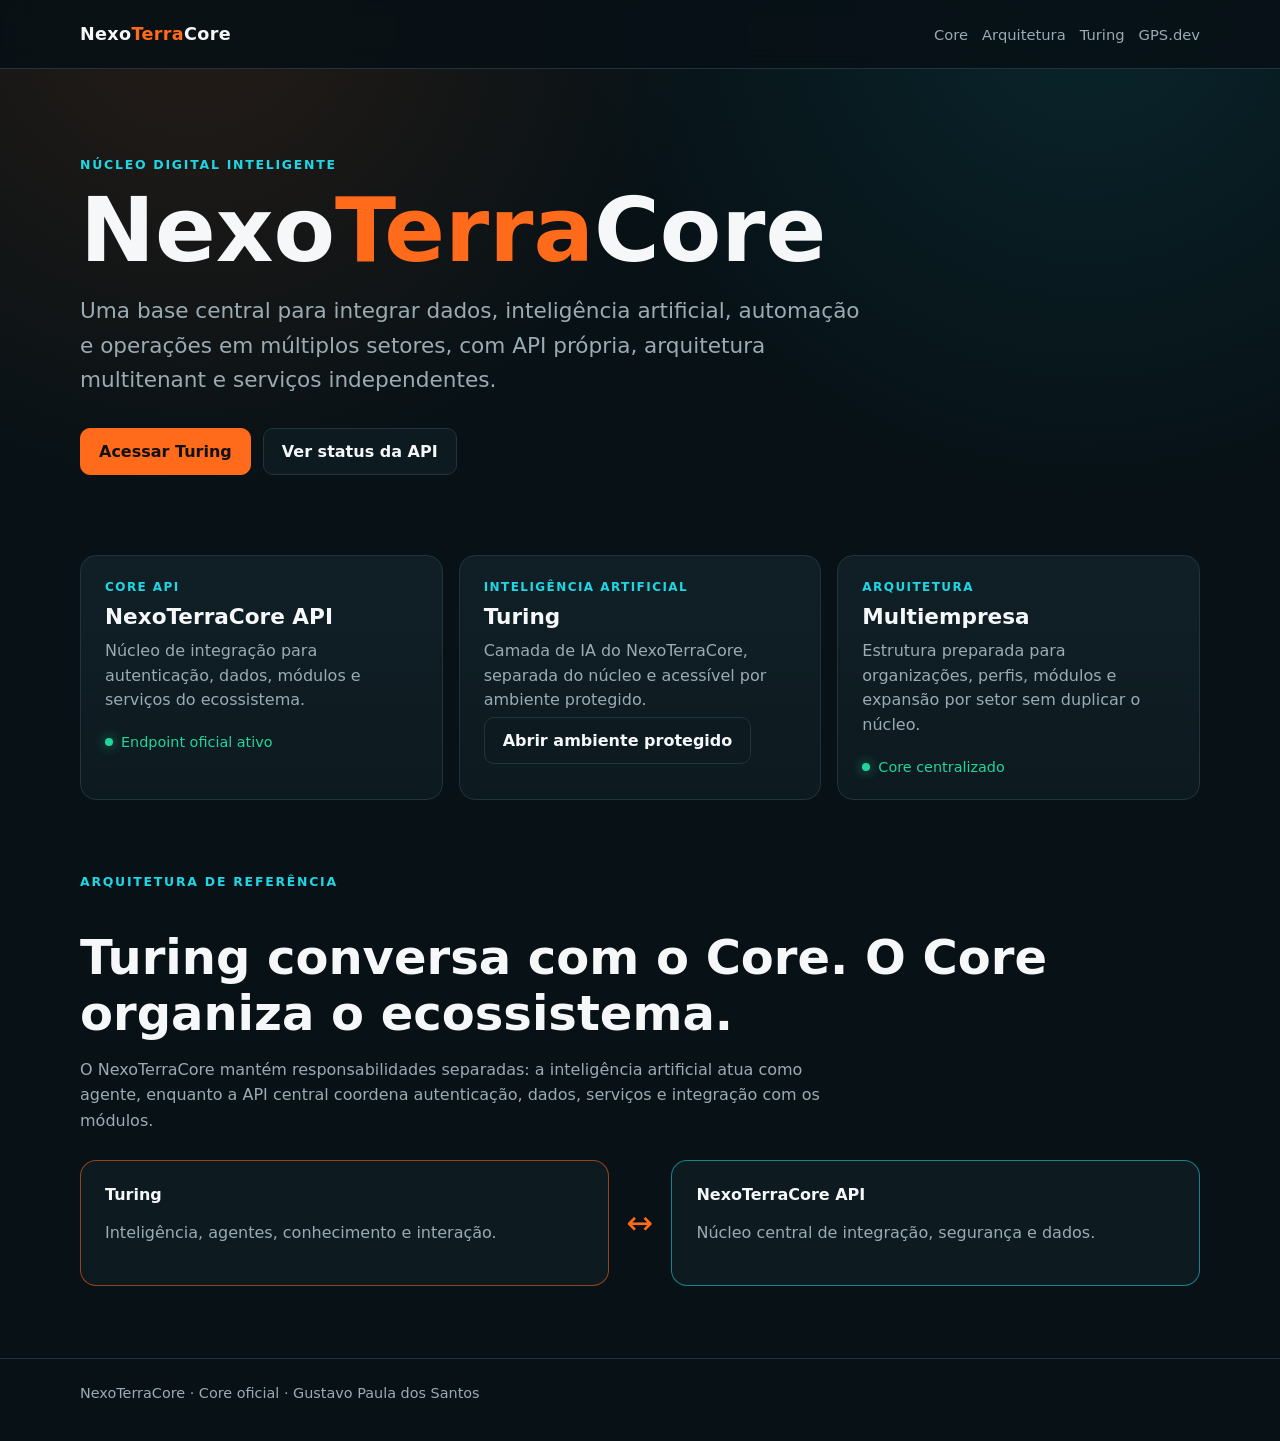
<file: docs/index.html>
<!DOCTYPE html>
<html lang="pt-BR">
<head>
  <meta charset="UTF-8">
  <meta name="viewport" content="width=device-width, initial-scale=1.0">
  <meta name="theme-color" content="#071116">
  <meta name="description" content="NexoTerraCore — núcleo digital para integração, inteligência artificial, dados e operações.">
  <link rel="canonical" href="https://core.gustavopaulasantos.com.br/">
  <title>NexoTerraCore | Core</title>
  <style>
    :root{
      --bg:#071116;--panel:#0d1a20;--panel2:#101f26;--line:#20343e;
      --text:#f5f7f8;--muted:#9babb3;--orange:#ff6b1a;--cyan:#1ed7e5;--green:#21d59b;
    }
    *{box-sizing:border-box}
    html{scroll-behavior:smooth}
    body{
      margin:0;background:
      radial-gradient(circle at 15% 0%,rgba(255,107,26,.12),transparent 28%),
      radial-gradient(circle at 85% 0%,rgba(30,215,229,.10),transparent 28%),
      var(--bg);color:var(--text);font-family:Inter,system-ui,-apple-system,BlinkMacSystemFont,"Segoe UI",sans-serif;
    }
    a{color:inherit;text-decoration:none}
    .wrap{width:min(1120px,calc(100% - 32px));margin:auto}
    header{border-bottom:1px solid var(--line);background:rgba(7,17,22,.88);backdrop-filter:blur(10px);position:sticky;top:0;z-index:10}
    .nav{min-height:68px;display:flex;align-items:center;justify-content:space-between;gap:20px}
    .brand{font-weight:800;font-size:1.1rem;letter-spacing:.02em}
    .brand span{color:var(--orange)}
    .navlinks{display:flex;gap:14px;flex-wrap:wrap}
    .navlinks a{color:var(--muted);font-size:.92rem}
    .hero{padding:88px 0 58px}
    .eyebrow{color:var(--cyan);font-weight:700;text-transform:uppercase;letter-spacing:.14em;font-size:.78rem}
    h1{font-size:clamp(2.7rem,7vw,5.6rem);line-height:.94;margin:16px 0 22px;max-width:900px}
    h1 span{color:var(--orange)}
    .lead{font-size:clamp(1.05rem,2vw,1.35rem);line-height:1.6;color:var(--muted);max-width:780px}
    .actions{display:flex;gap:12px;flex-wrap:wrap;margin-top:30px}
    .btn{padding:13px 18px;border-radius:10px;border:1px solid var(--line);font-weight:700}
    .btn.primary{background:var(--orange);border-color:var(--orange);color:#111}
    .btn.secondary{background:var(--panel)}
    .grid{display:grid;grid-template-columns:repeat(3,1fr);gap:16px;padding:22px 0 64px}
    .card{background:linear-gradient(180deg,var(--panel2),var(--panel));border:1px solid var(--line);border-radius:16px;padding:24px;min-height:210px}
    .card .kicker{font-size:.75rem;text-transform:uppercase;letter-spacing:.12em;color:var(--cyan);font-weight:700}
    .card h2{margin:10px 0 10px;font-size:1.35rem}
    .card p{color:var(--muted);line-height:1.55;margin:0 0 18px}
    .status{display:inline-flex;align-items:center;gap:8px;font-size:.9rem;color:var(--green)}
    .dot{width:8px;height:8px;border-radius:999px;background:var(--green);box-shadow:0 0 12px rgba(33,213,155,.7)}
    .architecture{padding:10px 0 72px}
    .architecture h2{font-size:clamp(1.8rem,4vw,3rem);margin-bottom:12px}
    .architecture p{color:var(--muted);max-width:780px;line-height:1.6}
    .flow{display:grid;grid-template-columns:1fr auto 1fr;align-items:center;gap:18px;margin-top:26px}
    .node{border:1px solid var(--line);background:var(--panel);border-radius:16px;padding:24px}
    .node.orange{border-color:rgba(255,107,26,.55)}
    .node.cyan{border-color:rgba(30,215,229,.55)}
    .arrow{font-size:2rem;color:var(--orange)}
    footer{border-top:1px solid var(--line);padding:26px 0 40px;color:var(--muted);font-size:.9rem}
    @media(max-width:800px){
      .grid{grid-template-columns:1fr}
      .flow{grid-template-columns:1fr}
      .arrow{transform:rotate(90deg);justify-self:center}
      .navlinks{display:none}
      .hero{padding-top:58px}
    }
  </style>
</head>
<body>
<header>
  <div class="wrap nav">
    <a class="brand" href="/">Nexo<span>Terra</span>Core</a>
    <nav class="navlinks">
      <a href="#core">Core</a>
      <a href="#arquitetura">Arquitetura</a>
      <a href="https://turing.gustavopaulasantos.com.br">Turing</a>
      <a href="https://gustavopaulasantos.com.br">GPS.dev</a>
    </nav>
  </div>
</header>

<main>
  <section class="wrap hero">
    <div class="eyebrow">Núcleo digital inteligente</div>
    <h1>Nexo<span>Terra</span>Core</h1>
    <p class="lead">Uma base central para integrar dados, inteligência artificial, automação e operações em múltiplos setores, com API própria, arquitetura multitenant e serviços independentes.</p>
    <div class="actions">
      <a class="btn primary" href="https://turing.gustavopaulasantos.com.br">Acessar Turing</a>
      <a class="btn secondary" href="https://api.gustavopaulasantos.com.br/api/health">Ver status da API</a>
    </div>
  </section>

  <section id="core" class="wrap grid">
    <article class="card">
      <div class="kicker">Core API</div>
      <h2>NexoTerraCore API</h2>
      <p>Núcleo de integração para autenticação, dados, módulos e serviços do ecossistema.</p>
      <div class="status"><span class="dot"></span> Endpoint oficial ativo</div>
    </article>
    <article class="card">
      <div class="kicker">Inteligência artificial</div>
      <h2>Turing</h2>
      <p>Camada de IA do NexoTerraCore, separada do núcleo e acessível por ambiente protegido.</p>
      <a class="btn secondary" href="https://turing.gustavopaulasantos.com.br">Abrir ambiente protegido</a>
    </article>
    <article class="card">
      <div class="kicker">Arquitetura</div>
      <h2>Multiempresa</h2>
      <p>Estrutura preparada para organizações, perfis, módulos e expansão por setor sem duplicar o núcleo.</p>
      <div class="status"><span class="dot"></span> Core centralizado</div>
    </article>
  </section>

  <section id="arquitetura" class="wrap architecture">
    <div class="eyebrow">Arquitetura de referência</div>
    <h2>Turing conversa com o Core. O Core organiza o ecossistema.</h2>
    <p>O NexoTerraCore mantém responsabilidades separadas: a inteligência artificial atua como agente, enquanto a API central coordena autenticação, dados, serviços e integração com os módulos.</p>
    <div class="flow">
      <div class="node orange">
        <strong>Turing</strong>
        <p>Inteligência, agentes, conhecimento e interação.</p>
      </div>
      <div class="arrow">↔</div>
      <div class="node cyan">
        <strong>NexoTerraCore API</strong>
        <p>Núcleo central de integração, segurança e dados.</p>
      </div>
    </div>
  </section>
</main>

<footer>
  <div class="wrap">NexoTerraCore · Core oficial · Gustavo Paula dos Santos</div>
</footer>
</body>
</html>
</file>
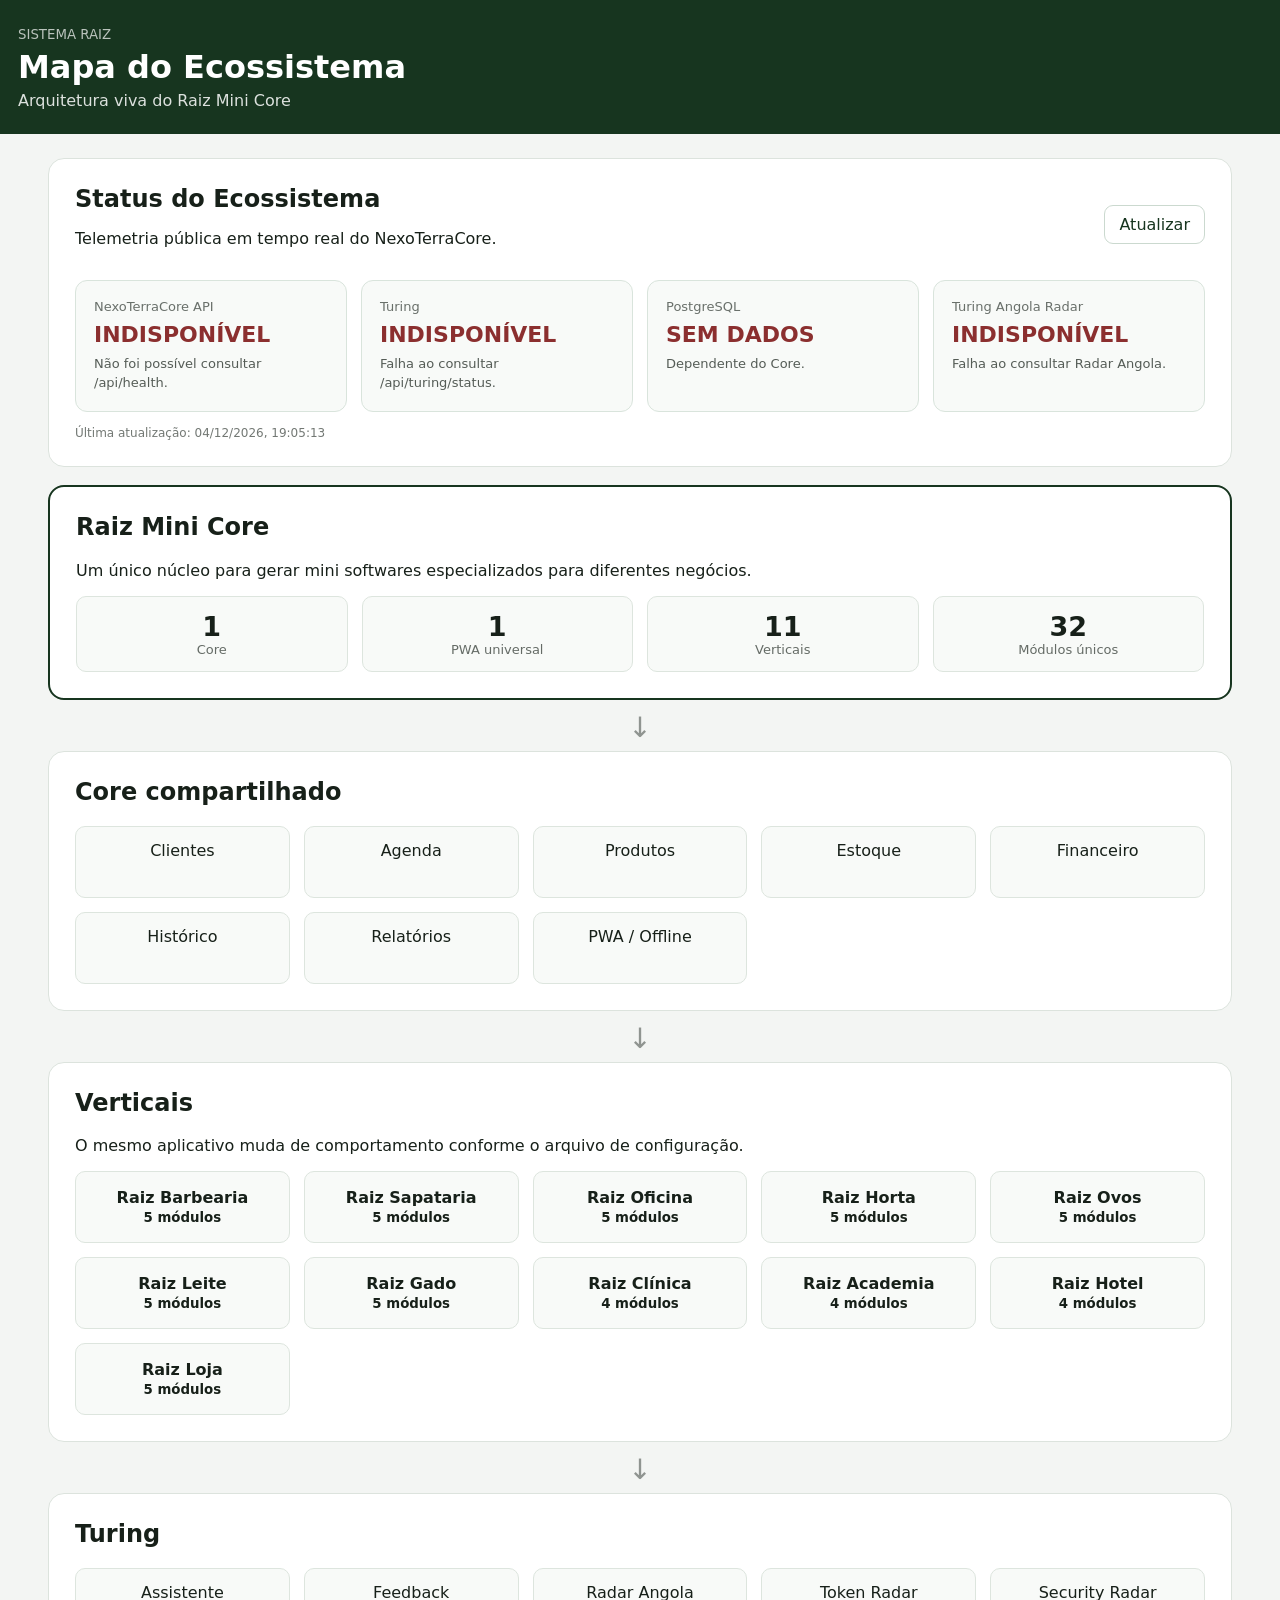
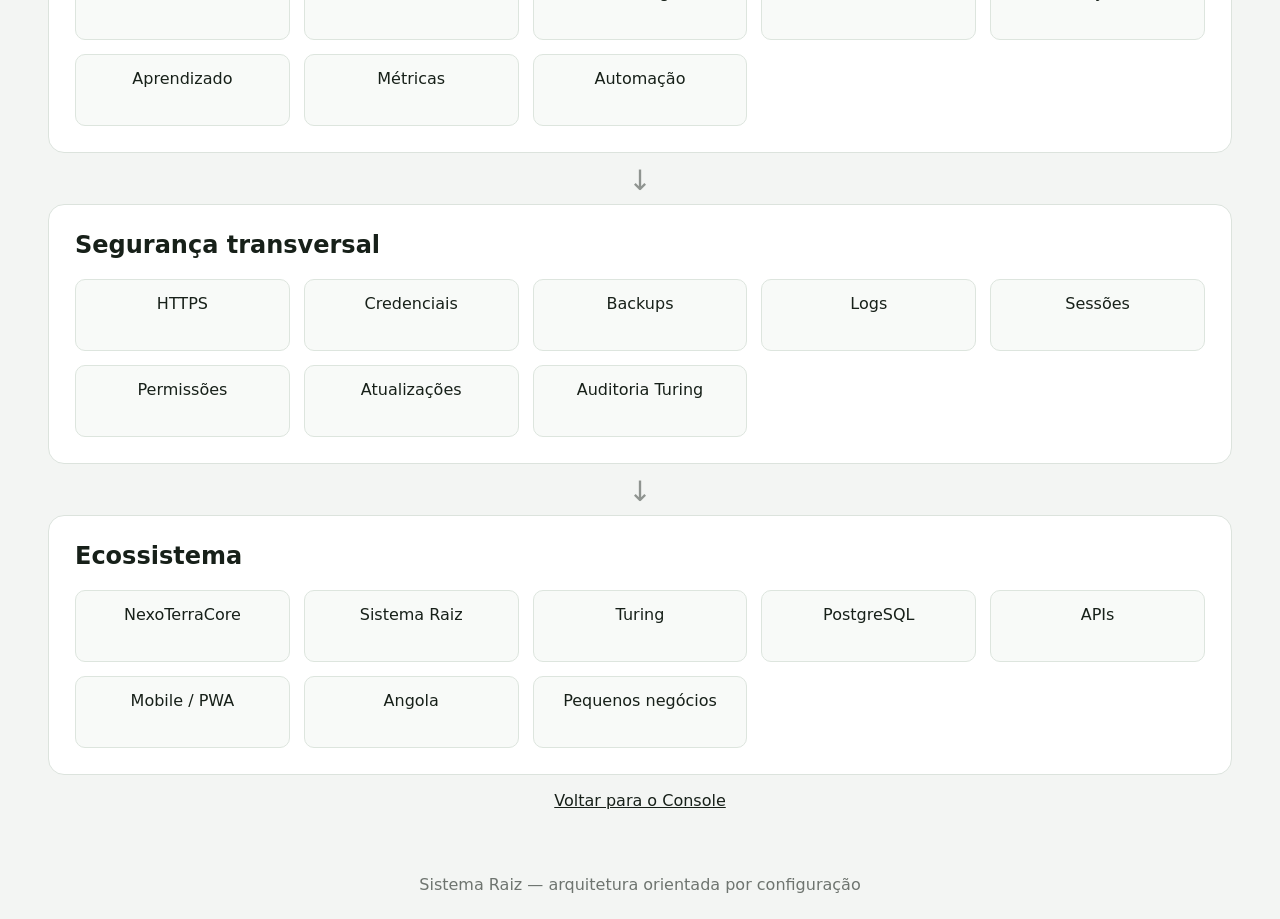
<file: docs/ecossistema/index.html>
<!doctype html>
<html lang="pt-BR">
<head>
  <meta charset="utf-8">
  <meta name="viewport"
        content="width=device-width,initial-scale=1,viewport-fit=cover">

  <meta name="theme-color" content="#17351f">

  <title>Ecossistema | NexoTerraCore</title>

  <style>
    * {
      box-sizing: border-box;
    }

    body {
      margin: 0;
      background: #f3f5f3;
      color: #172019;
      font-family: system-ui, sans-serif;
    }

    header {
      background: #17351f;
      color: white;
      padding: 24px 18px;
    }

    header small {
      opacity: .7;
    }

    header h1 {
      margin: 5px 0;
    }

    header p {
      margin: 0;
      opacity: .85;
    }

    main {
      max-width: 1400px;
      margin: auto;
      padding: 18px;
    }

    .nivel {
      background: white;
      border: 1px solid #dce3dd;
      border-radius: 16px;
      padding: 18px;
      margin-bottom: 15px;
    }

    .nivel h2 {
      margin-top: 0;
    }

    .core {
      border: 2px solid #17351f;
    }

    .seta {
      text-align: center;
      font-size: 28px;
      opacity: .45;
      margin: -4px 0 7px;
    }

    .grid {
      display: grid;
      grid-template-columns: repeat(2, 1fr);
      gap: 10px;
    }

    .item {
      background: #f8faf8;
      border: 1px solid #dde5de;
      padding: 14px;
      border-radius: 10px;
      text-align: center;
    }

    .vertical {
      min-height: 74px;
      display: flex;
      align-items: center;
      justify-content: center;
      font-weight: 600;
    }

    .status {
      display: grid;
      grid-template-columns: 1fr 1fr;
      gap: 10px;
    }

    .numero {
      font-size: 27px;
      font-weight: 700;
    }

    .rotulo {
      font-size: 13px;
      opacity: .65;
    }

    .online {
      font-weight: 700;
    }

    footer {
      text-align: center;
      padding: 25px;
      opacity: .6;
    }

    a {
      color: inherit;
    }

    @media (min-width: 700px) {
      .grid {
        grid-template-columns: repeat(4, 1fr);
      }

      .status {
        grid-template-columns: repeat(4, 1fr);
      }
    }
  </style>

<style id="GPS_ECOSSISTEMA_WIDE_V1">

/* Área principal ampla */
main {
  width: calc(100% - 48px) !important;
  max-width: 1600px !important;
  margin: 0 auto !important;
  padding: 24px !important;
}

/* Blocos principais */
.nivel {
  width: 100%;
  padding: 26px !important;
  border-radius: 16px;
}

/* Grades mais amplas */
.grid {
  grid-template-columns:
    repeat(auto-fit, minmax(210px, 1fr)) !important;
  gap: 14px !important;
}

.status {
  grid-template-columns:
    repeat(auto-fit, minmax(180px, 1fr)) !important;
  gap: 14px !important;
}

/* Melhor aproveitamento vertical */
.item {
  min-height: 72px;
}

/* Cabeçalho fixo para navegação diária */
header {
  position: sticky;
  top: 0;
  z-index: 50;
}

/* Preparação para painel de status futuro */
.ecossistema-status-global {
  display: grid;
  grid-template-columns:
    repeat(auto-fit, minmax(160px, 1fr));
  gap: 12px;
}

/* Telas muito grandes */
@media (min-width: 1500px) {
  main {
    max-width: 1800px !important;
  }

  .grid {
    grid-template-columns:
      repeat(auto-fit, minmax(230px, 1fr)) !important;
  }
}

/* Tablet */
@media (max-width: 900px) {
  main {
    width: calc(100% - 24px) !important;
    padding: 12px !important;
  }

  .nivel {
    padding: 18px !important;
  }
}

/* Celular */
@media (max-width: 600px) {
  main {
    width: 100% !important;
    padding: 10px !important;
  }

  .grid,
  .status {
    grid-template-columns: 1fr !important;
  }

  .nivel {
    padding: 15px !important;
  }

  header {
    position: relative;
  }
}

</style>


<style id="GPS_ECOSSISTEMA_LIVE_V1">

.live-section {
  margin-bottom: 18px;
}

.live-header {
  display: flex;
  align-items: center;
  justify-content: space-between;
  gap: 16px;
  margin-bottom: 16px;
}

.live-header h2 {
  margin: 0;
}

.live-refresh {
  border: 1px solid #cbd9cf;
  background: #fff;
  color: #17351f;
  border-radius: 9px;
  padding: 9px 14px;
  cursor: pointer;
  font: inherit;
}

.live-grid {
  display: grid;
  grid-template-columns:
    repeat(auto-fit, minmax(210px, 1fr));
  gap: 14px;
}

.live-card {
  background: #f8faf8;
  border: 1px solid #d9e4dc;
  border-radius: 12px;
  padding: 18px;
  min-height: 126px;
}

.live-label {
  font-size: 13px;
  opacity: .63;
  margin-bottom: 8px;
}

.live-value {
  font-size: 22px;
  font-weight: 750;
  margin-bottom: 8px;
}

.live-detail {
  font-size: 13px;
  line-height: 1.45;
  opacity: .72;
}

.live-ok .live-value {
  color: #17643a;
}

.live-error .live-value {
  color: #8b2f2f;
}

.live-loading .live-value {
  color: #6f7771;
}

.live-footer {
  margin-top: 14px;
  font-size: 12px;
  opacity: .6;
}

@media (max-width: 600px) {
  .live-grid {
    grid-template-columns: 1fr;
  }

  .live-header {
    align-items: flex-start;
    flex-direction: column;
  }
}

</style>

</head>

<body>
<!-- GPS_ECOSSISTEMA_CONSOLE -->


<header>
  <small>SISTEMA RAIZ</small>
  <h1>Mapa do Ecossistema</h1>
  <p>
    Arquitetura viva do Raiz Mini Core
  </p>
</header>

<main>

<section class="nivel live-section">

  <div class="live-header">
    <div>
      <h2>Status do Ecossistema</h2>
      <p>
        Telemetria pública em tempo real do NexoTerraCore.
      </p>
    </div>

    <button
      class="live-refresh"
      id="liveRefresh"
      type="button"
    >
      Atualizar
    </button>
  </div>

  <div class="live-grid">

    <div class="live-card live-loading" id="cardApi">
      <div class="live-label">NexoTerraCore API</div>
      <div class="live-value" id="apiValor">Verificando...</div>
      <div class="live-detail" id="apiDetalhe">Conectando à API.</div>
    </div>

    <div class="live-card live-loading" id="cardTuring">
      <div class="live-label">Turing</div>
      <div class="live-value" id="turingValor">Verificando...</div>
      <div class="live-detail" id="turingDetalhe">Consultando agente.</div>
    </div>

    <div class="live-card live-loading" id="cardBanco">
      <div class="live-label">PostgreSQL</div>
      <div class="live-value" id="bancoValor">Verificando...</div>
      <div class="live-detail" id="bancoDetalhe">Consultando Core.</div>
    </div>

    <div class="live-card live-loading" id="cardAngola">
      <div class="live-label">Turing Angola Radar</div>
      <div class="live-value" id="angolaValor">Verificando...</div>
      <div class="live-detail" id="angolaDetalhe">Consultando radar.</div>
    </div>

  </div>

  <div class="live-footer">
    Última atualização:
    <span id="liveAtualizacao">aguardando</span>
  </div>

</section>


  <section class="nivel core">
    <h2>Raiz Mini Core</h2>

    <p>
      Um único núcleo para gerar mini softwares
      especializados para diferentes negócios.
    </p>

    <div class="status">
      <div class="item">
        <div class="numero">1</div>
        <div class="rotulo">Core</div>
      </div>

      <div class="item">
        <div class="numero">1</div>
        <div class="rotulo">PWA universal</div>
      </div>

      <div class="item">
        <div class="numero" id="qtdVerticais">...</div>
        <div class="rotulo">Verticais</div>
      </div>

      <div class="item">
        <div class="numero" id="qtdModulos">...</div>
        <div class="rotulo">Módulos únicos</div>
      </div>
    </div>
  </section>

  <div class="seta">↓</div>

  <section class="nivel">
    <h2>Core compartilhado</h2>

    <div class="grid">
      <div class="item">Clientes</div>
      <div class="item">Agenda</div>
      <div class="item">Produtos</div>
      <div class="item">Estoque</div>
      <div class="item">Financeiro</div>
      <div class="item">Histórico</div>
      <div class="item">Relatórios</div>
      <div class="item">PWA / Offline</div>
    </div>
  </section>

  <div class="seta">↓</div>

  <section class="nivel">
    <h2>Verticais</h2>

    <p>
      O mesmo aplicativo muda de comportamento
      conforme o arquivo de configuração.
    </p>

    <div id="verticais" class="grid"></div>
  </section>

  <div class="seta">↓</div>

  <section class="nivel">
    <h2>Turing</h2>

    <div class="grid">
      <div class="item">Assistente</div>
      <div class="item">Feedback</div>
      <div class="item">Radar Angola</div>
      <div class="item">Token Radar</div>
      <div class="item">Security Radar</div>
      <div class="item">Aprendizado</div>
      <div class="item">Métricas</div>
      <div class="item">Automação</div>
    </div>
  </section>

  <div class="seta">↓</div>

  <section class="nivel">
    <h2>Segurança transversal</h2>

    <div class="grid">
      <div class="item">HTTPS</div>
      <div class="item">Credenciais</div>
      <div class="item">Backups</div>
      <div class="item">Logs</div>
      <div class="item">Sessões</div>
      <div class="item">Permissões</div>
      <div class="item">Atualizações</div>
      <div class="item">Auditoria Turing</div>
    </div>
  </section>

  <div class="seta">↓</div>

  <section class="nivel">
    <h2>Ecossistema</h2>

    <div class="grid">
      <div class="item">
        NexoTerraCore
      </div>

      <div class="item">
        Sistema Raiz
      </div>

      <div class="item">
        Turing
      </div>

      <div class="item">
        PostgreSQL
      </div>

      <div class="item">
        APIs
      </div>

      <div class="item">
        Mobile / PWA
      </div>

      <div class="item">
        Angola
      </div>

      <div class="item">
        Pequenos negócios
      </div>
    </div>
  </section>

  <p style="text-align:center">
    <a href="../">Voltar para o Console</a>
  </p>

</main>

<footer>
  Sistema Raiz — arquitetura orientada por configuração
</footer>

<script>
async function iniciarArquitetura() {

  const resposta =
    await fetch("./verticals.json", { cache: "no-store" });

  const verticais =
    await resposta.json();

  const container =
    document.getElementById("verticais");

  const todosModulos = new Set();

  Object.entries(verticais)
    .forEach(([chave, cfg]) => {

      const item =
        document.createElement("div");

      item.className =
        "item vertical";

      item.innerHTML =
        "<div>" +
        cfg.nome +
        "<br><small>" +
        cfg.modulos.length +
        " módulos</small></div>";

      container.appendChild(item);

      cfg.modulos.forEach(
        modulo =>
          todosModulos.add(modulo)
      );
    });

  document
    .getElementById("qtdVerticais")
    .textContent =
      Object.keys(verticais).length;

  document
    .getElementById("qtdModulos")
    .textContent =
      todosModulos.size;
}

iniciarArquitetura();
</script>


<script>
/* GPS_ECOSSISTEMA_LIVE_JS_V1 */

const CORE_API =
  "https://api.gustavopaulasantos.com.br";

function liveEstado(card, estado) {
  card.classList.remove(
    "live-ok",
    "live-error",
    "live-loading"
  );

  card.classList.add(
    estado === "ok"
      ? "live-ok"
      : estado === "error"
        ? "live-error"
        : "live-loading"
  );
}

async function liveFetch(url, timeout = 8000) {

  const controller =
    new AbortController();

  const timer =
    setTimeout(
      () => controller.abort(),
      timeout
    );

  try {

    const resposta =
      await fetch(url, {
        cache: "no-store",
        signal: controller.signal
      });

    if (!resposta.ok) {
      throw new Error(
        "HTTP " + resposta.status
      );
    }

    return await resposta.json();

  } finally {
    clearTimeout(timer);
  }
}

async function atualizarEcossistema() {

  const apiCard =
    document.getElementById("cardApi");

  const turingCard =
    document.getElementById("cardTuring");

  const bancoCard =
    document.getElementById("cardBanco");

  const angolaCard =
    document.getElementById("cardAngola");

  [
    apiCard,
    turingCard,
    bancoCard,
    angolaCard
  ].forEach(card =>
    liveEstado(card, "loading")
  );

  const resultados =
    await Promise.allSettled([
      liveFetch(
        CORE_API + "/api/health"
      ),

      liveFetch(
        CORE_API + "/api/turing/status"
      ),

      liveFetch(
        CORE_API +
        "/api/turing/angola/metricas"
      )
    ]);

  /*
   * API + Banco
   */
  if (resultados[0].status === "fulfilled") {

    const dados =
      resultados[0].value;

    document
      .getElementById("apiValor")
      .textContent =
        String(
          dados.api || "online"
        ).toUpperCase();

    document
      .getElementById("apiDetalhe")
      .textContent =
        dados.sistema ||
        "NexoTerraCore";

    liveEstado(apiCard, "ok");

    const banco =
      dados.banco || "desconhecido";

    document
      .getElementById("bancoValor")
      .textContent =
        String(banco).toUpperCase();

    document
      .getElementById("bancoDetalhe")
      .textContent =
        banco === "conectado"
          ? "PostgreSQL conectado ao Core."
          : "Estado informado pela API.";

    liveEstado(
      bancoCard,
      banco === "conectado"
        ? "ok"
        : "error"
    );

  } else {

    document
      .getElementById("apiValor")
      .textContent =
        "INDISPONÍVEL";

    document
      .getElementById("apiDetalhe")
      .textContent =
        "Não foi possível consultar /api/health.";

    document
      .getElementById("bancoValor")
      .textContent =
        "SEM DADOS";

    document
      .getElementById("bancoDetalhe")
      .textContent =
        "Dependente do Core.";

    liveEstado(apiCard, "error");
    liveEstado(bancoCard, "error");
  }

  /*
   * Turing
   */
  if (resultados[1].status === "fulfilled") {

    const dados =
      resultados[1].value;

    const estado =
      dados.estado ||
      (dados.ok ? "online" : "indisponível");

    document
      .getElementById("turingValor")
      .textContent =
        String(estado).toUpperCase();

    document
      .getElementById("turingDetalhe")
      .textContent =
        "Agente: " +
        (dados.agente || "Turing") +
        " · Core: " +
        (dados.core || "NexoTerraCore");

    liveEstado(
      turingCard,
      dados.ok ? "ok" : "error"
    );

  } else {

    document
      .getElementById("turingValor")
      .textContent =
        "INDISPONÍVEL";

    document
      .getElementById("turingDetalhe")
      .textContent =
        "Falha ao consultar /api/turing/status.";

    liveEstado(
      turingCard,
      "error"
    );
  }

  /*
   * Angola
   */
  if (resultados[2].status === "fulfilled") {

    const dados =
      resultados[2].value;

    const metricas =
      dados.metricas || {};

    const sinais =
      metricas.sinais_total ?? 0;

    const temas =
      metricas.temas_total ?? 0;

    document
      .getElementById("angolaValor")
      .textContent =
        sinais + " SINAIS";

    document
      .getElementById("angolaDetalhe")
      .textContent =
        temas +
        " temas monitorados · " +
        (dados.pais || "Angola");

    liveEstado(
      angolaCard,
      dados.ok ? "ok" : "error"
    );

  } else {

    document
      .getElementById("angolaValor")
      .textContent =
        "INDISPONÍVEL";

    document
      .getElementById("angolaDetalhe")
      .textContent =
        "Falha ao consultar Radar Angola.";

    liveEstado(
      angolaCard,
      "error"
    );
  }

  document
    .getElementById("liveAtualizacao")
    .textContent =
      new Date()
        .toLocaleString(
          "pt-BR"
        );
}

document
  .getElementById("liveRefresh")
  .addEventListener(
    "click",
    atualizarEcossistema
  );

atualizarEcossistema();

setInterval(
  atualizarEcossistema,
  60000
);
</script>

</body>
</html>
</file>
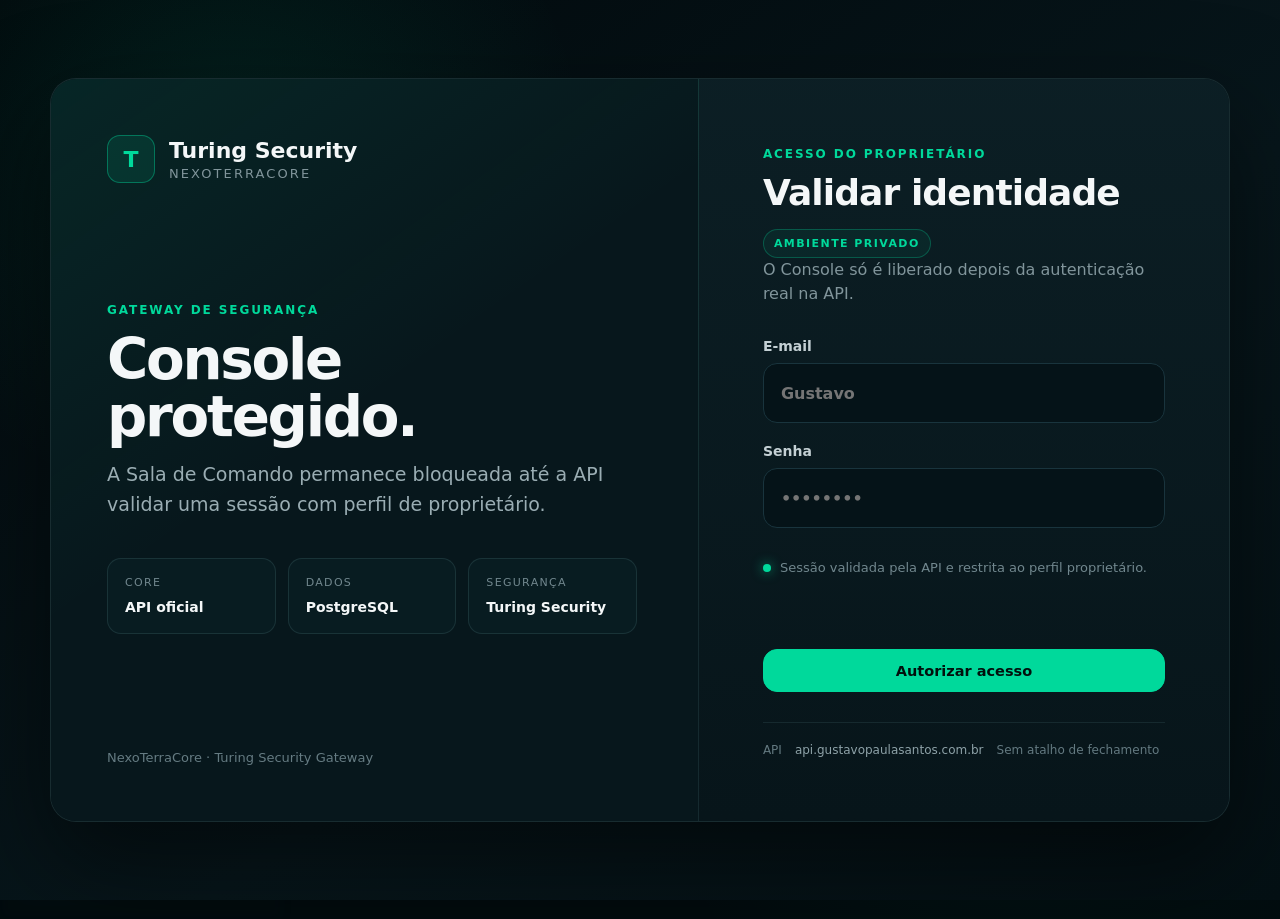
<file: docs/painel/index.html>
<!DOCTYPE html>
<html lang="pt-BR">
<head>
  <meta name="author" content="Gustavo Paula dos Santos">
  <meta charset="UTF-8">
  <meta name="viewport" content="width=device-width, initial-scale=1.0">\n  <meta http-equiv="Cache-Control" content="no-store, no-cache, must-revalidate, max-age=0">\n  <meta http-equiv="Pragma" content="no-cache">\n  <meta http-equiv="Expires" content="0">
  <title>NexoTerraCore — Sala de Comando</title>
  <link rel="stylesheet" href="../css/style.css?v=20260910-05">
<link rel="stylesheet" href="../css/console-profissional-v1.css?v=20260916-01">

<link rel="manifest" href="../manifest.json">
<meta name="theme-color" content="#071419">
<meta name="mobile-web-app-capable" content="yes">
<meta name="apple-mobile-web-app-capable" content="yes">
<meta name="apple-mobile-web-app-status-bar-style" content="black-translucent">
<meta name="apple-mobile-web-app-title" content="NexoTerraCore">
<link rel="apple-touch-icon" href="../icons/nexoterracore-192.png">

</head>

<body>

  <div class="app-shell app-locked" id="appShellMain">

    <aside class="sidebar" id="sidebar">
      <button id="btnSidebar" class="sidebar-toggle" type="button" title="Recolher menu">☰</button>
      <div class="brand">
        <strong>NexoTerraCore</strong>
        <span>Sala de Comando</span>
      </div>

      <nav class="menu">
        <button class="menu-item ativo" data-view="visao-geral">Visão Geral</button>
        <button class="menu-item" data-view="patrimonio">Patrimônio</button>
        <button class="menu-item" data-view="imoveis">Imóveis</button>
        <button class="menu-item" data-view="clientes">Clientes</button>
        <button class="menu-item" data-view="projetos">Projetos / Registro diário</button>
        <button class="menu-item" data-view="projeto-turing">IA — Mercado Digital / Tokens</button>
        <button class="menu-item" data-view="financeiro">Financeiro</button>
        <button class="menu-item" data-view="mapas">Mapas</button>
        <button class="menu-item" data-view="api">API / Control Plane</button>
        <button
          id="btnEcossistema"
          class="menu-item"
          type="button"
          onclick="event.stopImmediatePropagation(); window.open('/ecossistema/', '_blank');"
        >Ecossistema</button>
        <button class="menu-item" data-view="turing">Turing</button>
        <button class="menu-item" data-view="contas-seguranca">Contas / Segurança</button>
        <button class="menu-item" data-view="administracao">Administração</button>
      </nav>

      <div class="sidebar-footer">
        <strong>Gustavo Admin</strong>
        <span id="statusSessao">Console ativo</span>
      </div>
    </aside>

    <button
      id="mobileSidebarBackdrop"
      class="mobile-sidebar-backdrop"
      type="button"
      aria-label="Fechar menu"
    ></button>

    <main class="workspace">

      <header class="topbar">
        <button
          id="btnMobileSidebar"
          class="mobile-menu-trigger"
          type="button"
          aria-label="Abrir menu"
          aria-expanded="false"
        >☰</button>
        <div>
          <h1>Sala de Comando</h1>
          <p>NexoTerraCore</p>
        </div>

        <div class="topbar-actions">
          <button id="btnSair" class="btn-secondary oculto" type="button">Encerrar sessão</button>
          <div class="system-status">
            <span>API</span>
            <strong>Aguardando conexão</strong>
          </div>
        </div>
      </header>

      <section id="view-visao-geral" class="content view ativa">
        <div class="section-header">
          <div>
            <h2>Visão Geral</h2>
            <p>Ambiente administrativo privado do NexoTerraCore.</p>
          </div>
        </div>

        <div class="overview-grid">
          <article class="info-card">
            <span>Sistema</span>
            <strong>NexoTerraCore</strong>
          </article>

          <article class="info-card">
            <span>Operação</span>
            <strong>Sala de Comando</strong>
          </article>

          <article class="info-card">
            <span>Acesso</span>
            <strong>Proprietário</strong>
          </article>
        </div>
      
          <article id="turing-security-card" class="turing-security-card">

            <div class="turing-security-head">

              <div class="turing-security-title">
                <div class="turing-avatar-mini">
                  <svg viewBox="0 0 64 64" aria-hidden="true">
                    <path d="M32 4 53 12v16c0 14-8.8 25.5-21 31C19.8 53.5 11 42 11 28V12L32 4Z"/>
                    <path d="M22 26h20l-3 9-7 4-7-4-3-9Z"/>
                    <path d="M25 27h5M34 27h5"/>
                  </svg>
                </div>

                <div>
                  <h3>Turing</h3>
                  <p>Security Agent</p>
                </div>
              </div>

              <div id="turingStatusPill" class="turing-status-pill">
                <span></span>
                <b id="turingStatusPillText">Conectando</b>
              </div>

            </div>

            <div class="turing-security-body">

              <div class="turing-guardian">
                <svg viewBox="0 0 180 180" aria-label="Turing Security Agent">
                  <circle cx="90" cy="90" r="72"/>
                  <circle cx="90" cy="90" r="58"/>
                  <path d="M90 25 136 43v34c0 35-19 62-46 77-27-15-46-42-46-77V43L90 25Z"/>
                  <path d="M61 67h58l-8 24-21 11-21-11-8-24Z"/>
                  <path d="M68 72h16M96 72h16"/>
                  <path d="M90 108v29"/>
                </svg>

                <strong>TURING</strong>
                <span>SEGURANÇA ATIVA</span>
              </div>

              <div class="turing-security-info">

                <div>
                  <span>Status</span>
                  <strong id="turingLiveStatus" class="turing-ok">Conectando</strong>
                </div>

                <div>
                  <span>Função</span>
                  <strong>Segurança</strong>
                </div>

                <div>
                  <span>Proteção</span>
                  <strong>API Core · Sistema · Proprietário</strong>
                </div>

                <div>
                  <span>Último comando</span>
                  <strong id="turingLastCommand">Aguardando evento</strong>
                </div>

              </div>

              <div class="turing-maturity">

                <div class="turing-maturity-top">
                  <div>
                    <span>Maturidade operacional</span>
                    <strong id="turingMaturityLevel">Carregando...</strong>
                  </div>

                  <b id="turingMaturityLabel">Sincronizando telemetria</b>
                </div>

                <svg class="turing-chart"
                     viewBox="0 0 420 150"
                     preserveAspectRatio="none"
                     aria-hidden="true">

                  <line x1="20" y1="120" x2="400" y2="120"/>
                  <line x1="20" y1="80" x2="400" y2="80"/>
                  <line x1="20" y1="40" x2="400" y2="40"/>

                  <polyline points="20,120 95,108 170,91 245,74 320,61 400,42"/>

                  <circle cx="20" cy="120" r="4"/>
                  <circle cx="95" cy="108" r="4"/>
                  <circle cx="170" cy="91" r="4"/>
                  <circle cx="245" cy="74" r="4"/>
                  <circle cx="320" cy="61" r="4"/>
                  <circle cx="400" cy="42" r="4"/>

                </svg>

                <div class="turing-learning-note">
                  <strong>Aprendizado operacional</strong>
                  <span>Coleta de evidências · observação contínua 24/7</span>
                  <span id="turingLiveMeta">Aguardando telemetria real...</span>
                </div>

              </div>

            </div>

          </article>

</section>

      <section id="view-patrimonio" class="content view">
        <div class="section-header">
          <div>
            <h2>Patrimônio</h2>
            <p>Visão consolidada dos ativos patrimoniais do NexoTerraCore.</p>
          </div>
        </div>

        <div class="overview-grid">
          <article class="info-card">
            <span>Valor patrimonial</span>
            <strong id="patrimonioValor">R$ 4.234.720,00</strong>
          </article>
          <article class="info-card">
            <span>Imóveis cadastrados</span>
            <strong id="patrimonioImoveis">5</strong>
          </article>
          <article class="info-card">
            <span>Localização principal</span>
            <strong>Uberlândia · MG</strong>
          </article>
        </div>

        <div class="notice">
          Consolidação patrimonial conectada ao módulo Imóveis.
        </div>
      </section>

      <section id="view-imoveis" class="content view">
        <div class="section-header">
          <div>
            <h2>Imóveis</h2>
            <p>Registros patrimoniais conectados ao banco de dados.</p>
          </div>

          <div class="section-actions">
            <button id="btnNovoImovel" class="btn-secondary">
              Novo imóvel
            </button>

            <button id="btnAtualizarImoveis" class="btn-primary">
              Atualizar
            </button>
          </div>
        </div>

        <div id="imoveisResumo" class="overview-grid">
          <article class="info-card">
            <span>Registros</span>
            <strong id="totalImoveis">—</strong>
          </article>

          <article class="info-card">
            <span>Situação</span>
            <strong id="statusImoveis">Aguardando acesso</strong>
          </article>
        </div>

        <div id="mensagemImoveis" class="notice">
          Entre na Sala de Comando para carregar os imóveis.
        </div>

        <div class="table-wrap">
          <table class="data-table">
            <thead>
              <tr>
                <th>Matrícula</th>
                <th>Imóvel</th>
                <th>Localização</th>
                <th>Área</th>
                <th>Valor</th>
                <th>Status</th>
                <th>Ações</th>
              </tr>
            </thead>

            <tbody id="listaImoveis"></tbody>
          </table>
        </div>
      </section>


      <section id="view-clientes" class="content view">
        <div class="section-header">
          <div>
            <h2>Clientes</h2>
            <p>CRM privado de contatos, oportunidades e acompanhamento.</p>
          </div>

          <div class="section-actions">
            <button id="btnNovoCliente" class="btn-secondary">Novo cliente</button>
            <button id="btnAtualizarClientes" class="btn-primary">Atualizar</button>
          </div>
        </div>

        <div class="overview-grid">
          <article class="info-card">
            <span>Clientes ativos</span>
            <strong id="totalClientes">—</strong>
          </article>

          <article class="info-card">
            <span>Situação</span>
            <strong id="statusClientes">Aguardando acesso</strong>
          </article>
        </div>

        <div id="mensagemClientes" class="notice">
          Entre na Sala de Comando para carregar os clientes.
        </div>

        <div class="table-wrap">
          <table class="data-table">
            <thead>
              <tr>
                <th>Nome</th>
                <th>Empresa / Propriedade</th>
                <th>Contato</th>
                <th>Localização</th>
                <th>Interesse</th>
                <th>Status</th>
                <th>Próximo contato</th>
                <th>Ações</th>
              </tr>
            </thead>
            <tbody id="listaClientes"></tbody>
          </table>
        </div>
      </section>

      <section id="view-projetos" class="content view">
        <div class="section-header">
          <div>
            <span class="eyebrow">CENTRAL DE PROJETOS</span>
            <h2>Projetos</h2>
            <p>Central administrativa de projetos, prioridades, revisão e histórico operacional.</p>
          </div>

          <div class="section-actions">
            <button id="btnNovoProjeto" class="btn-secondary" type="button">Novo projeto</button>
            <button id="btnNovoRegistro" class="btn-primary" type="button">Novo registro diário</button>
            <button id="btnBackupProjetos" class="btn-secondary" type="button">Exportar backup</button>
          </div>
        </div>

        <div class="overview-grid">
          <article class="info-card">
            <span>Projetos cadastrados</span>
            <strong id="projTotal">0</strong>
          </article>
          <article class="info-card">
            <span>Em andamento</span>
            <strong id="projAtivos">0</strong>
          </article>
          <article class="info-card">
            <span>Registros hoje</span>
            <strong id="projHoje">0</strong>
          </article>
        </div>

        <div id="loteamentoCampanhaCard"
             class="loteamento-campanha-host"></div>

        <div id="projetosGrid" class="operational-grid"></div>

        <div class="control-console" style="margin-top:24px">
          <div class="control-console-header">
            <div>
              <span class="eyebrow">HISTÓRICO</span>
              <h3>Registro diário de evolução</h3>
            </div>
          </div>
          <div id="registroDiarioLista" class="control-events"></div>
        </div>
      </section>

      
      
      <section id="view-projeto-turing" class="content view">

        <div class="section-header">
          <div>
            <span class="eyebrow">IA · PROJETO TURING</span>
            <h2>Inteligência de Mercado</h2>
            <p>
              Mercado Digital / Tokens · rastreabilidade,
              dados públicos, pesquisa e evolução do NTCoins.
            </p>
          </div>

          <div class="section-actions">
            <button id="btnNovoToken"
                    class="btn-secondary"
                    type="button">
              Cadastrar token
            </button>

            <button id="btnMercadoAtualizar"
                    class="btn-primary"
                    type="button">
              Atualizar mercado
            </button>
          </div>
        </div>


        <div class="overview-grid market-top-cards">

          <article class="info-card">
            <span>Ativos rastreados</span>
            <strong id="marketTotalAtivos">0</strong>
          </article>

          <article class="info-card">
            <span>Fonte ao vivo</span>
            <strong id="marketFonteStatus">Conectando...</strong>
          </article>

          <article class="info-card">
            <span>NTCoins</span>
            <strong>Utilidade interna</strong>
          </article>

          <article class="info-card">
            <span>Última atualização</span>
            <strong id="marketUltimaAtualizacao">—</strong>
          </article>

        </div>


        <div class="market-intelligence-layout">

          <aside class="market-tracker">

            <div class="market-panel-head">
              <div>
                <span class="eyebrow">RASTREABILIDADE</span>
                <h3>Tokens monitorados</h3>
              </div>
            </div>

            <div id="marketTokenList"
                 class="market-token-list"></div>

          </aside>


          <article class="market-main-chart">

            <div class="market-main-head">

              <div>
                <span class="eyebrow">ATIVO SELECIONADO</span>

                <div class="market-selected-title">
                  <h3 id="marketChartTitle">
                    Selecione um ativo
                  </h3>

                  <strong id="marketChartPrice">—</strong>

                  <span id="marketChartChange">—</span>
                </div>
              </div>

              <div class="market-periods">
                <button class="ativo"
                        data-market-period="24h"
                        type="button">24h</button>

                <button data-market-period="7d"
                        type="button">7d</button>

                <button data-market-period="30d"
                        type="button">30d</button>
              </div>

            </div>

            <div class="market-chart-area">
              <canvas id="marketCanvas"></canvas>

              <div id="marketChartMessage"
                   class="market-chart-message">
                Carregando mercado...
              </div>
            </div>

            <div class="market-chart-stats">

              <div>
                <span>Máxima 24h</span>
                <strong id="marketHigh">—</strong>
              </div>

              <div>
                <span>Mínima 24h</span>
                <strong id="marketLow">—</strong>
              </div>

              <div>
                <span>Volume 24h</span>
                <strong id="marketVolume">—</strong>
              </div>

              <div>
                <span>Par / referência</span>
                <strong id="marketPair">—</strong>
              </div>

            </div>

          </article>

        </div>


        <div class="market-secondary-grid">

          <article class="ntcoins-project-card">

            <div class="market-panel-head">
              <div>
                <span class="eyebrow">ECONOMIA INTERNA</span>
                <h3>NTCoins</h3>
              </div>

              <button id="btnEditarNTCoins"
                      class="btn-secondary"
                      type="button">
                Editar projeto
              </button>
            </div>

            <div class="ntcoins-project-identity">
              <div class="ntcoins-mark">NTC</div>

              <div>
                <strong>NTCoins</strong>
                <span>
                  Créditos digitais internos do ecossistema NexoTerraCore
                </span>
              </div>
            </div>

            <div class="ntcoins-project-data">

              <div>
                <span>Status</span>
                <strong id="ntcoinsStatus">—</strong>
              </div>

              <div>
                <span>Próxima etapa</span>
                <strong id="ntcoinsProxima">—</strong>
              </div>

              <div>
                <span>Observação</span>
                <strong id="ntcoinsObservacao">—</strong>
              </div>

            </div>

            <div class="notice">
              O NTCoins aparece aqui como projeto interno.
              Nenhuma cotação pública será inventada.
            </div>

          </article>


          <article class="market-trace-card">

            <span class="eyebrow">NOVOS TOKENS</span>
            <h3>Rastreabilidade de origem</h3>

            <p>
              Estrutura preparada para registrar rede,
              contrato, fonte, categoria, data e observações.
            </p>

            <div class="market-trace-fields">
              <span>Rede</span>
              <span>Contrato</span>
              <span>Fonte</span>
              <span>Par</span>
              <span>Histórico</span>
              <span>Status</span>
            </div>

            <strong>
              Conexão automatizada de novas listagens será
              validada em etapa separada.
            </strong>

          </article>

        </div>


        <div class="notice market-security-note">
          Ambiente de pesquisa e inteligência de mercado.
          Não executa compra, venda, custódia ou ordens financeiras.
          Não registre chaves privadas, seed phrases, senhas ou API keys.
        </div>


        <div id="modalMarketToken"
             class="modal oculto">

          <div class="modal-card modal-card-wide">

            <div class="modal-header">
              <div>
                <span class="eyebrow">RASTREABILIDADE</span>
                <h2 id="marketModalTitulo">
                  Cadastrar token
                </h2>
              </div>

              <button id="marketModalFechar"
                      class="btn-icon"
                      type="button">×</button>
            </div>

            <div class="notice">
              Cadastre apenas informações públicas.
              Nunca coloque senha, token secreto,
              chave privada ou frase de recuperação.
            </div>

            <form id="marketTokenForm"
                  class="form-grid">

              <input type="hidden"
                     id="marketTokenId">

              <input type="hidden"
                     id="marketTokenModo"
                     value="token">

              <label>
                Nome
                <input id="marketTokenNome"
                       required
                       maxlength="80"
                       placeholder="Ex.: Solana">
              </label>

              <label>
                Símbolo
                <input id="marketTokenSymbol"
                       required
                       maxlength="20"
                       placeholder="Ex.: SOL">
              </label>

              <label>
                Categoria
                <select id="marketTokenCategoria">
                  <option>Criptoativo</option>
                  <option>Token</option>
                  <option>Stablecoin</option>
                  <option>RWA</option>
                  <option>Projeto interno</option>
                  <option>Pesquisa</option>
                </select>
              </label>

              <label>
                Par público opcional
                <input id="marketTokenPair"
                       maxlength="30"
                       placeholder="Ex.: SOLUSDT">
              </label>

              <label>
                Rede
                <input id="marketTokenRede"
                       maxlength="80"
                       placeholder="Ex.: Solana">
              </label>

              <label>
                Contrato / identificador público
                <input id="marketTokenContrato"
                       maxlength="180">
              </label>

              <label class="form-span-2">
                Fonte / referência
                <input id="marketTokenFonte"
                       maxlength="250"
                       placeholder="Fonte pública utilizada">
              </label>

              <label class="form-span-2">
                Próxima etapa
                <input id="marketTokenProxima"
                       maxlength="220">
              </label>

              <label class="form-span-2">
                Observação
                <textarea id="marketTokenObservacao"
                          rows="4"
                          maxlength="600"></textarea>
              </label>

            </form>

            <button id="marketTokenSalvar"
                    class="btn-primary btn-full"
                    type="button">
              Salvar registro
            </button>

          </div>

        </div>

      </section>

<section id="view-financeiro" class="content view">
        <div class="section-header">
          <div>
            <h2>Financeiro / Contabilidade</h2>
            <p>Receitas, despesas, contas, fluxo de caixa e resultado operacional.</p>
          </div>
          <div class="section-actions">
            <button id="btnAtualizarFinanceiro" class="btn-primary" type="button">
              Atualizar valores
            </button>
          </div>
        </div>

        <div class="overview-grid">
          <article class="info-card">
            <span>Receitas</span>
            <strong id="finReceitas">R$ 0,00</strong>
          </article>
          <article class="info-card">
            <span>Despesas</span>
            <strong id="finDespesas">R$ 0,00</strong>
          </article>
          <article class="info-card">
            <span>Saldo</span>
            <strong id="finSaldo">R$ 0,00</strong>
          </article>
        </div>

        <div class="operational-grid finance-layout">
          <article class="operation-panel">
            <h3>Novo lançamento</h3>

            <form id="formFinanceiro" class="finance-form">
              <label>
                Tipo
                <select name="tipo" required>
                  <option value="receita">Receita</option>
                  <option value="despesa">Despesa</option>
                </select>
              </label>

              <label>
                Descrição
                <input name="descricao" maxlength="180" required>
              </label>

              <label>
                Categoria
                <input name="categoria" value="Geral" maxlength="100" required>
              </label>

              <label>
                Centro de custo
                <input name="centroCusto" value="Administrativo" maxlength="100" required>
              </label>

              <label>
                Valor
                <input name="valor" type="number" min="0.01" step="0.01" required>
              </label>

              <label>
                Vencimento
                <input name="vencimento" type="date">
              </label>

              <label>
                Status
                <select name="status" required>
                  <option value="aberto">Em aberto</option>
                  <option value="pago">Pago</option>
                  <option value="recebido">Recebido</option>
                  <option value="vencido">Vencido</option>
                </select>
              </label>

              <label>
                Observação
                <textarea name="observacao" rows="3"></textarea>
              </label>

              <button class="btn-primary" type="submit">
                Salvar lançamento
              </button>
            </form>

            <p id="finMensagem" class="module-message">
              Aguardando atualização.
            </p>
          </article>

          <article class="operation-panel finance-history">
            <h3>Lançamentos</h3>

            <div class="table-responsive">
              <table class="data-table">
                <thead>
                  <tr>
                    <th>Tipo</th>
                    <th>Descrição</th>
                    <th>Categoria</th>
                    <th>Valor</th>
                    <th>Vencimento</th>
                    <th>Status</th>
                  </tr>
                </thead>
                <tbody id="finLancamentos">
                  <tr>
                    <td colspan="6">Carregando dados...</td>
                  </tr>
                </tbody>
              </table>
            </div>
          </article>
        </div>
      </section>

      <section id="view-mapas" class="content view">
        <h2>Mapas</h2>
        <p>Módulo preparado para integração geoespacial.</p>
      </section>

      <section id="view-api" class="content view">

        <div class="section-header">
          <div>
            <h2>API / Control Plane</h2>
            <p>Monitoramento em tempo real do núcleo NexoTerraCore.</p>
          </div>

          <div class="section-actions">
            <button id="btnAtualizarControlPlane"
                    class="btn-primary"
                    type="button">
              Atualizar status
            </button>
          </div>
        </div>

        <div class="overview-grid">

          <article class="info-card control-live">
            <span>Core API</span>
            <strong id="cpApi">Verificando...</strong>
          </article>

          <article class="info-card control-live">
            <span>PostgreSQL</span>
            <strong id="cpBanco">Verificando...</strong>
          </article>

          <article class="info-card control-live">
            <span>Latência</span>
            <strong id="cpLatencia">— ms</strong>
          </article>

        </div>

        <div class="operational-grid">

          <article class="operation-panel">
            <h3>Estado do núcleo</h3>

            <p>Última verificação</p>
            <strong id="cpUltimoCheck">—</strong>

            <p>Sessão</p>
            <strong id="cpSessao">Ativa</strong>

            <p>Ambiente</p>
            <strong>Local / Core</strong>
          </article>

          <article class="operation-panel">
            <h3>Segurança</h3>

            <p>Autenticação</p>
            <strong>Ativa</strong>

            <p>Rate limit</p>
            <strong>60 req/min</strong>

            <p>Isolamento</p>
            <strong>Multi-tenant</strong>
          </article>

          <article class="operation-panel">
            <h3>Integrações</h3>

            <p>Google Maps / Earth</p>
            <strong>Ativo</strong>

            <p>Satélite</p>
            <strong>Preparado</strong>

            <p>Telemetria</p>
            <strong>Preparado</strong>
          </article>

        </div>

        <div class="control-console">
          <div class="control-console-header">
            <div>
              <span class="eyebrow">EVENTOS</span>
              <h3>Atividade do sistema</h3>
            </div>

            <button id="btnLimparEventos"
                    class="btn-secondary"
                    type="button">
              Limpar
            </button>
          </div>

          <div id="controlEventos" class="control-events">
            <div class="control-event">
              Control Plane iniciado.
            </div>
          </div>
        </div>

      </section>


      <section id="view-turing" class="content view">
        <div class="section-header">
          <div>
            <span class="eyebrow">INTELIGÊNCIA NexoTerraCore</span>
            <h2>Turing Chat</h2>
            <p>Agente de IA integrado ao núcleo, à API e ao contexto autorizado da Sala de Comando.</p>
          </div>

          <div class="section-actions">
            <button id="btnTuringLimpar" class="btn-secondary" type="button">
              Nova conversa
            </button>
          </div>
        </div>

        <div class="turing-shell">
          <aside class="turing-context">
            <div class="turing-orb">T</div>

            <strong>Turing</strong>
            <span>Agente operacional NexoTerraCore</span>

            <div id="turingStatus" class="turing-status">
              Turing aguardando login
            </div>

            <div class="turing-context-card">
              <span>Integração</span>
              <strong>NexoTerraCore API</strong>
            </div>

            <div class="turing-context-card">
              <span>Segurança</span>
              <strong>Sessão autenticada</strong>
            </div>

            <div class="turing-context-card">
              <span>Arquitetura</span>
              <strong>Multiempresa</strong>
            </div>
          </aside>

          <div class="turing-chat">
            <div id="turingMensagens" class="turing-messages"></div>

            <div class="turing-compose">
              <textarea
                id="turingInput"
                rows="3"
                placeholder="Pergunte ao Turing sobre dados, operações, patrimônio, agro, API ou contexto autorizado..."
              ></textarea>

              <div class="turing-compose-footer">
                <small>Ctrl + Enter para enviar</small>

                <button
                  id="btnTuringEnviar"
                  class="btn-primary"
                  type="button"
                >
                  Enviar
                </button>
              </div>
            </div>
          </div>
        </div>
      </section>

      <section id="view-contas-seguranca" class="content view">
        <div class="section-header">
          <div>
            <span class="eyebrow">SEGURANÇA PESSOAL</span>
            <h2>Contas / Segurança</h2>
            <p>Inventário de contas e trocas de senha. Nenhuma senha ou segredo é armazenado neste Console.</p>
          </div>

          <div class="section-actions">
            <button id="btnNovaContaSeg" class="btn-primary" type="button">
              Nova conta
            </button>
            <button id="btnExportarContasSeg" class="btn-secondary" type="button">
              Exportar cadastro
            </button>
            <button id="btnImportarContasSeg" class="btn-secondary" type="button">
              Importar cadastro
            </button>
            <button id="btnAbrirBitwarden" class="btn-secondary" type="button">
              Abrir Bitwarden
            </button>
          </div>
        </div>

        <div class="notice">
          REGRA DE SEGURANÇA: registre somente identificação e histórico.
          Não coloque senha, token, API key, código 2FA ou código de recuperação.
        </div>

        <div class="overview-grid">
          <article class="info-card">
            <span>Contas cadastradas</span>
            <strong id="segTotalContas">0</strong>
          </article>

          <article class="info-card">
            <span>Entrar com Google</span>
            <strong id="segGoogle">0</strong>
          </article>

          <article class="info-card">
            <span>Precisam revisão</span>
            <strong id="segRevisar">0</strong>
          </article>
        </div>

        <div id="segContasLista" class="operational-grid"></div>

        <input
          id="segImportFile"
          type="file"
          accept=".json,application/json"
          class="oculto"
        >
      </section>

      <section id="view-administracao" class="content view">

        <div class="section-header">
          <div>
            <span class="eyebrow">CENTRAL ADMINISTRATIVA</span>
            <h2>Administração</h2>
            <p>
              Controle de dados, segurança, análises,
              infraestrutura e governança do NexoTerraCore.
            </p>
          </div>
        </div>

        <div class="overview-grid">

          <article class="info-card admin-click"
                   data-admin="perfil">
            <span>Proprietário</span>
            <strong>Gustavo Admin</strong>
            <small>Editar dados</small>
          </article>

          <article class="info-card admin-click"
                   data-admin="python">
            <span>Python Analytics</span>
            <strong>Motor disponível</strong>
            <small>Executar análise</small>
          </article>

          <article class="info-card admin-click"
                   data-admin="mercado">
            <span>Análise de Mercado</span>
            <strong>Central estratégica</strong>
            <small>Abrir módulo</small>
          </article>

        </div>

        <div class="admin-grid">

          <button class="admin-module"
                  data-admin="dados"
                  type="button">
            <span>01</span>
            <div>
              <strong>Editar dados</strong>
              <p>Cadastros, organizações, unidades e parâmetros.</p>
            </div>
          </button>

          <button class="admin-module"
                  data-admin="usuarios"
                  type="button">
            <span>02</span>
            <div>
              <strong>Usuários e permissões</strong>
              <p>Acessos, perfis, sessões e autorização.</p>
            </div>
          </button>

          <button class="admin-module"
                  data-admin="python"
                  type="button">
            <span>03</span>
            <div>
              <strong>Python Analytics</strong>
              <p>Análises patrimoniais e operacionais.</p>
            </div>
          </button>

          <button class="admin-module"
                  data-admin="mercado"
                  type="button">
            <span>04</span>
            <div>
              <strong>Análise de mercado</strong>
              <p>Preços, cenários, oportunidades e inteligência.</p>
            </div>
          </button>

          <button class="admin-module"
                  data-admin="integracoes"
                  type="button">
            <span>05</span>
            <div>
              <strong>Integrações</strong>
              <p>APIs, mapas, satélite, máquinas e serviços externos.</p>
            </div>
          </button>

          <button class="admin-module"
                  data-admin="auditoria"
                  type="button">
            <span>06</span>
            <div>
              <strong>Auditoria</strong>
              <p>Histórico de operações e eventos do sistema.</p>
            </div>
          </button>

          <button class="admin-module"
                  data-admin="backup"
                  type="button">
            <span>07</span>
            <div>
              <strong>Backup</strong>
              <p>Estado, cópias, recuperação e sincronização.</p>
            </div>
          </button>

          <button class="admin-module"
                  data-admin="control-plane"
                  type="button">
            <span>08</span>
            <div>
              <strong>Control Plane</strong>
              <p>Núcleo técnico, status e infraestrutura.</p>
            </div>
          </button>

        </div>

        <div id="adminWorkspace"
             class="admin-workspace oculto">

          <div class="admin-workspace-header">

            <div>
              <span class="eyebrow">ADMINISTRAÇÃO</span>
              <h3 id="adminTitulo">Módulo</h3>
            </div>

            <button id="btnFecharAdmin"
                    class="btn-secondary"
                    type="button">
              Fechar
            </button>

          </div>

          <div id="adminConteudo"
               class="admin-workspace-content">

          </div>

        </div>

      </section>

    </main>

  </div>


  <div id="modalCliente" class="modal oculto">
    <div class="modal-card modal-card-wide">
      <div class="modal-header">
        <div>
          <span class="eyebrow">CRM</span>
          <h2 id="tituloModalCliente">Novo cliente</h2>
        </div>
        <button id="fecharCliente" class="btn-icon" type="button">×</button>
      </div>

      <p class="modal-description">
        Cadastro privado de clientes, contatos e oportunidades.
      </p>

      <form id="formCliente">
        <input id="clienteId" type="hidden">

        <div class="form-grid">
          <label>
            Nome
            <input id="clienteNome" required>
          </label>

          <label>
            Empresa / Propriedade
            <input id="clienteEmpresa">
          </label>

          <label>
            Telefone
            <input id="clienteTelefone">
          </label>

          <label>
            WhatsApp
            <input id="clienteWhatsapp">
          </label>

          <label>
            E-mail
            <input id="clienteEmail" type="email">
          </label>

          <label>
            Cidade
            <input id="clienteCidade">
          </label>

          <label>
            UF
            <input id="clienteUf" maxlength="2">
          </label>

          <label>
            Interesse
            <select id="clienteInteresse">
              <option value="">Selecione</option>
              <option>Imóveis</option>
              <option>Agro</option>
              <option>API</option>
              <option>Patrimônio</option>
              <option>Paranagel</option>
              <option>Outro</option>
            </select>
          </label>

          <label>
            Status
            <select id="clienteStatus">
              <option>Potencial cliente</option>
              <option>Contatado</option>
              <option>Reunião</option>
              <option>Proposta</option>
              <option>Cliente</option>
            </select>
          </label>

          <label>
            Origem
            <input id="clienteOrigem" placeholder="Indicação, site, telefone...">
          </label>

          <label>
            Próximo contato
            <input id="clienteProximoContato" type="datetime-local">
          </label>

          <label class="form-span-2">
            Anotações
            <textarea id="clienteAnotacoes" rows="5"
              placeholder="Ex.: liguei hoje; interessado na API; retornar segunda-feira."></textarea>
          </label>
        </div>

        <div id="erroCliente" class="form-error"></div>

        <button id="btnSalvarCliente" type="submit" class="btn-primary btn-full">
          Salvar cliente
        </button>
      </form>
    </div>
  </div>

  <div id="modalImovel" class="modal oculto">
    <div class="modal-card modal-card-wide">
      <div class="modal-header">
        <div>
          <span class="eyebrow">PATRIMÔNIO</span>
          <h2 id="tituloModalImovel">Novo imóvel</h2>
        </div>

        <button id="fecharImovel" class="btn-icon" type="button" aria-label="Fechar">×</button>
      </div>

      <p class="modal-description">
        Cadastre ou atualize o imóvel conectado à API do NexoTerraCore.
      </p>

      <form id="formImovel">
        <input id="imovelId" type="hidden">

        <div class="form-grid">
          <label>
            Título
            <input id="imovelTitulo" name="titulo" required>
          </label>

          <label>
            Matrícula
            <input id="imovelMatricula" name="matricula" required>
          </label>

          <label>
            Tipo
            <input id="imovelTipo" name="tipo" value="Imóvel urbano">
          </label>

          <label>
            Situação
            <select id="imovelStatus" name="status">
              <option value="Patrimônio">Patrimônio</option>
              <option value="Venda">Venda</option>
              <option value="Locado">Locado</option>
              <option value="Inativo">Inativo</option>
            </select>
          </label>

          <label class="form-span-2">
            Endereço
            <input id="imovelEndereco" name="endereco">
          </label>

          <label>
            Número
            <input id="imovelNumero" name="numero">
          </label>

          <label>
            Bairro
            <input id="imovelBairro" name="bairro">
          </label>

          <label>
            Cidade
            <input id="imovelCidade" name="cidade">
          </label>

          <label>
            UF
            <input id="imovelUf" name="uf" maxlength="2">
          </label>

          <label>
            CEP
            <input id="imovelCep" name="cep">
          </label>

          <label>
            Loteamento
            <input id="imovelLoteamento" name="loteamento">
          </label>

          <label>
            Quadra
            <input id="imovelQuadra" name="quadra">
          </label>

          <label>
            Lote
            <input id="imovelLote" name="lote">
          </label>

          <label>
            Terreno (m²)
            <input id="imovelTerreno" name="terreno" type="number" min="0" step="0.01">
          </label>

          <label>
            Área construída (m²)
            <input id="imovelArea" name="area" type="number" min="0" step="0.01">
          </label>

          <label>
            Frente (m)
            <input id="imovelFrente" name="frente" type="number" min="0" step="0.01">
          </label>

          <label>
            Fundo (m)
            <input id="imovelFundo" name="fundo" type="number" min="0" step="0.01">
          </label>

          <label>
            Valor (R$)
            <input id="imovelValor" name="valor" type="number" min="0" step="0.01">
          </label>

          <label>
            Cartório
            <input id="imovelCartorio" name="cartorio">
          </label>

          <label class="form-span-2">
            Observações e confrontações
            <textarea id="imovelObservacao" name="observacao" rows="5"></textarea>
          </label>
        </div>

        <div id="erroImovel" class="form-error"></div>

        <button id="btnSalvarImovel" type="submit" class="btn-primary btn-full">
          Salvar imóvel
        </button>
      </form>
    </div>
  </div>



  <div id="modalLogin" class="modal login-modal">
    <div class="login-shell">
      <section class="login-brand-panel">
        <div class="login-brand-top">
          <div class="login-logo">T</div>
          <div>
            <strong>Turing Security</strong>
            <span>NexoTerraCore</span>
          </div>
        </div>

        <div class="login-brand-content">
          <span class="login-kicker">GATEWAY DE SEGURANÇA</span>
          <h1>Console protegido.</h1>
          <p>
            A Sala de Comando permanece bloqueada até a API validar
            uma sessão com perfil de proprietário.
          </p>

          <div class="login-status-grid">
            <article>
              <span>CORE</span>
              <strong>API oficial</strong>
            </article>
            <article>
              <span>DADOS</span>
              <strong>PostgreSQL</strong>
            </article>
            <article>
              <span>SEGURANÇA</span>
              <strong>Turing Security</strong>
            </article>
          </div>
        </div>

        <div class="login-brand-footer">
          NexoTerraCore · Turing Security Gateway
        </div>
      </section>

      <section class="login-form-panel">
        <div class="login-form-header">
          <span class="login-kicker">ACESSO DO PROPRIETÁRIO</span>
          <h2>Validar identidade</h2>
          <div class="access-badge">AMBIENTE PRIVADO</div>
          <p>O Console só é liberado depois da autenticação real na API.</p>
        </div>

        <form id="formLogin" class="login-form">
          <label>
            E-mail
            <input
              id="loginUsuario"
              name="usuario"
              type="text"
              autocomplete="username"
              placeholder="Gustavo"
              required
            >
          </label>

          <label>
            Senha
            <input
              id="loginSenha"
              name="senha"
              type="password"
              autocomplete="current-password"
              placeholder="••••••••"
              required
            >
          </label>

          <div class="login-security-note">
            <span></span>
            Sessão validada pela API e restrita ao perfil proprietário.
          </div>

          <div id="erroLogin" class="form-error"></div>

          <button type="submit" class="btn-primary login-submit">
            Autorizar acesso
          </button>
        </form>

        <div class="login-footer-info">
          <span>API</span>
          <strong>api.gustavopaulasantos.com.br</strong>
          <span>Sem atalho de fechamento</span>
        </div>
      </section>
    </div>
  </div>

  <div id="modalFazenda" class="modal oculto">
    <div class="modal-card">
      <div class="modal-header">
        <div>
          <span class="eyebrow">CONTEXTO DE OPERAÇÃO</span>
          <h2>Selecionar unidade</h2>
        </div>
      </div>

      <p class="modal-description">
        Escolha a unidade que deseja abrir nesta sessão.
      </p>

      <div id="listaFazendas" class="farm-list"></div>
    </div>
  </div>

  <script src="../js/app.js?v=20260919-cleanup-01"></script>
<script src="../js/projetos.js?v=20260910-02"></script>
  <script src="../js/loteamento-campanha.js?v=20260910-01"></script>
<script src="../js/projeto-turing.js?v=20260910-02"></script>
<script src="../js/contas-seguranca.js?v=20260910-01"></script>
<script src="../js/financeiro.js"></script>
  <script src="../js/clientes.js"></script>
  <script src="../js/mapas.js"></script>
  <script src="../js/turing.js"></script>
<script>
document.addEventListener("DOMContentLoaded", () => {
  const body = document.body;
  const btnDesktop = document.getElementById("btnSidebar");
  const btnMobile = document.getElementById("btnMobileSidebar");
  const backdrop = document.getElementById("mobileSidebarBackdrop");
  const mediaMobile = window.matchMedia("(max-width: 720px)");

  function menuMobile(aberto) {
    body.classList.toggle("mobile-menu-open", aberto);
    btnMobile?.setAttribute("aria-expanded", aberto ? "true" : "false");
  }

  function prepararLayout() {
    if (mediaMobile.matches) {
      body.classList.remove("sidebar-collapsed");
    } else {
      menuMobile(false);
    }
  }

  btnDesktop?.addEventListener("click", () => {
    if (mediaMobile.matches) {
      menuMobile(false);
      return;
    }

    body.classList.toggle("sidebar-collapsed");
  });

  btnMobile?.addEventListener("click", () => {
    menuMobile(!body.classList.contains("mobile-menu-open"));
  });

  backdrop?.addEventListener("click", () => menuMobile(false));

  document.querySelectorAll(".menu-item").forEach((item) => {
    item.addEventListener("click", () => {
      if (mediaMobile.matches) menuMobile(false);
    });
  });

  mediaMobile.addEventListener?.("change", prepararLayout);
  prepararLayout();
});
</script>



<script>
if ("serviceWorker" in navigator) {
  window.addEventListener("load", async () => {
    try {
      const regs = await navigator.serviceWorker.getRegistrations();
      await Promise.all(regs.map(reg => reg.unregister()));
      if ("caches" in window) {
        const keys = await caches.keys();
        await Promise.all(keys.map(key => caches.delete(key)));
      }
      console.log("Caches antigos e Service Workers removidos.");
    } catch (err) {
      console.error("Falha ao limpar cache legado:", err);
    }
  });
}
</script>

    <script src="../js/turing-security.js?v=20260916-02"></script>

<!-- GPS_ECOSSISTEMA_MENU_FINAL -->
<script>
document.addEventListener("DOMContentLoaded", () => {

  if (
    [...document.querySelectorAll("a")]
      .some(a => (a.getAttribute("href") || "").includes("/ecossistema/"))
  ) {
    return;
  }

  const itens = [
    ...document.querySelectorAll(
      "nav a, aside a, .sidebar a, .menu a, [class*='sidebar'] a, [class*='menu'] a"
    )
  ];

  const nomes = [
    "Turing",
    "Administração",
    "Administracao",
    "API",
    "Mapas",
    "Visão Geral"
  ];

  let ref = null;

  for (const nome of nomes) {
    ref = itens.find(el =>
      (el.textContent || "")
        .trim()
        .toLowerCase()
        .includes(nome.toLowerCase())
    );

    if (ref) break;
  }

  if (!ref) {
    console.warn(
      "[NexoTerraCore] Navegação não localizada para Ecossistema."
    );
    return;
  }

  const novo = ref.cloneNode(true);

  novo.removeAttribute("id");
  novo.removeAttribute("aria-current");

  novo.classList.remove(
    "active",
    "ativo",
    "selected",
    "current"
  );

  novo.href = "/ecossistema/";
  novo.target = "_blank";
  novo.rel = "noopener";

  const textos =
    novo.querySelectorAll("span,strong,p,div");

  let mudou = false;

  for (const item of textos) {
    const txt = (item.textContent || "").trim();

    if (
      txt &&
      txt.length < 50 &&
      nomes.some(n =>
        txt.toLowerCase().includes(n.toLowerCase())
      )
    ) {
      item.textContent = "Ecossistema";
      mudou = true;
      break;
    }
  }

  if (!mudou) {
    novo.textContent = "Ecossistema";
  }

  ref.insertAdjacentElement("afterend", novo);
});
</script>

</body>
</html>
</file>
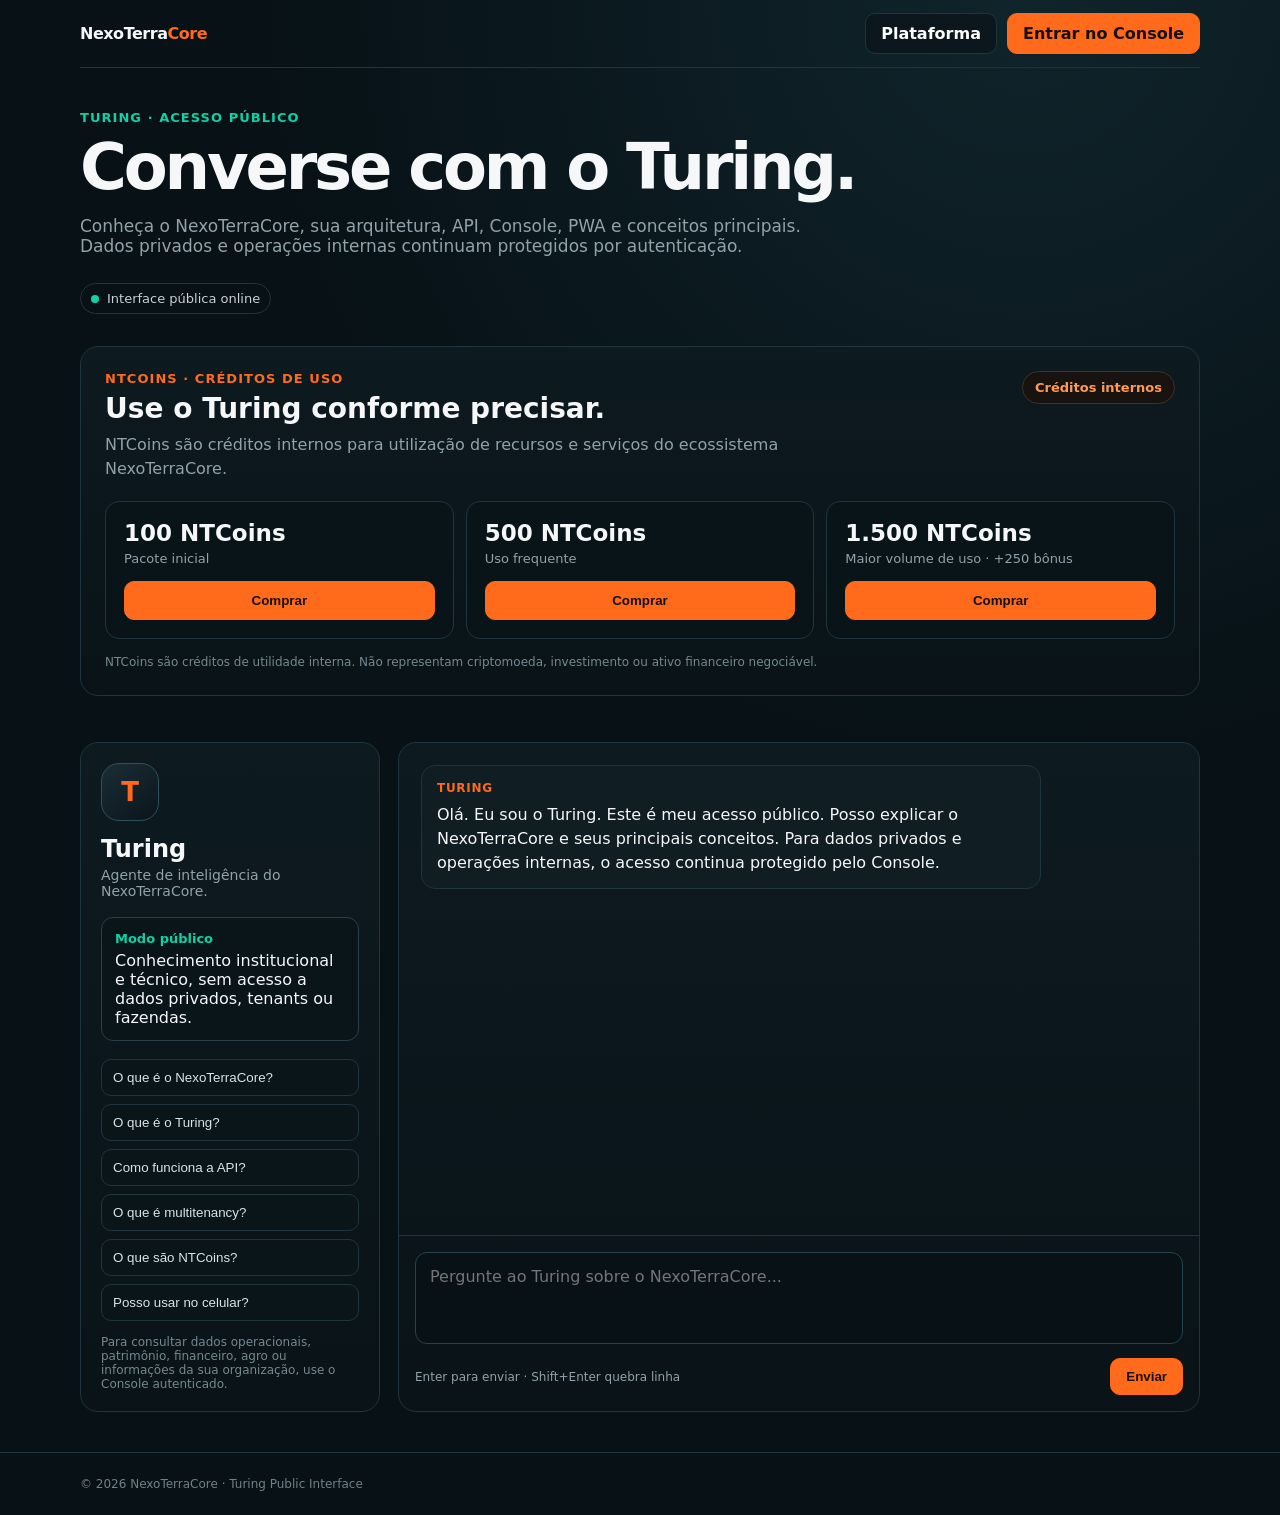
<file: docs/turing/index.html>
<!DOCTYPE html>
<html lang="pt-BR">
<head>
  <meta name="author" content="Gustavo Paula dos Santos">
  <meta charset="UTF-8">
  <meta name="viewport" content="width=device-width, initial-scale=1.0">
  <meta name="theme-color" content="#071419">
  <meta name="description" content="Turing Público — agente de inteligência do NexoTerraCore.">
  <title>Turing | NexoTerraCore</title>
  <link rel="manifest" href="./manifest.webmanifest">
  <style>
    :root{--bg:#071116;--panel:#0d1a20;--panel2:#111f26;--line:#20343e;--text:#f5f7f8;--muted:#92a2aa;--orange:#ff6b1a;--green:#09d3a7;--max:1120px}
    *{box-sizing:border-box}body{margin:0;background:radial-gradient(circle at 80% 0%,#10242b 0,#071116 42%),var(--bg);color:var(--text);font-family:Inter,system-ui,-apple-system,BlinkMacSystemFont,"Segoe UI",sans-serif;min-height:100vh}a{text-decoration:none;color:inherit}.wrap{width:min(calc(100% - 28px),var(--max));margin:auto}.top{min-height:68px;border-bottom:1px solid var(--line);display:flex;align-items:center;justify-content:space-between;gap:16px}.brand{font-weight:850;letter-spacing:-.03em}.brand span{color:var(--orange)}.actions{display:flex;gap:10px;flex-wrap:wrap}.btn{border:1px solid var(--line);background:#0b171d;color:#fff;border-radius:10px;padding:10px 15px;font-weight:750;cursor:pointer}.btn.primary{background:var(--orange);border-color:var(--orange);color:#17100c}.hero{padding:42px 0 22px}.eyebrow{color:var(--green);font-size:13px;font-weight:800;letter-spacing:.08em}.hero h1{font-size:clamp(36px,6vw,64px);line-height:1;margin:10px 0 14px;letter-spacing:-.05em}.hero p{color:var(--muted);max-width:760px;font-size:17px}.status{display:inline-flex;align-items:center;gap:8px;margin-top:10px;padding:7px 10px;border:1px solid var(--line);border-radius:999px;color:#c6d2d7;font-size:13px}.dot{width:8px;height:8px;border-radius:50%;background:var(--green)}.layout{display:grid;grid-template-columns:300px 1fr;gap:18px;padding:16px 0 40px}.side,.chat{background:linear-gradient(180deg,#0d1a20,#091318);border:1px solid var(--line);border-radius:18px}.side{padding:20px}.orb{width:58px;height:58px;border-radius:18px;display:grid;place-items:center;background:linear-gradient(145deg,#1b2d35,#0a151b);border:1px solid #31505d;color:var(--orange);font-size:26px;font-weight:900}.side h2{margin:14px 0 4px}.side p{margin:0;color:var(--muted);font-size:14px}.mode{margin-top:18px;padding:13px;border:1px solid #2a3f48;background:#0a151a;border-radius:12px}.mode strong{display:block;color:var(--green);font-size:13px;margin-bottom:5px}.chips{display:flex;flex-direction:column;gap:8px;margin-top:18px}.chip{width:100%;text-align:left;background:#0a151a;border:1px solid var(--line);color:#d9e2e6;border-radius:10px;padding:10px 11px;cursor:pointer}.chip:hover{border-color:#3c5966}.chat{min-height:610px;display:flex;flex-direction:column;overflow:hidden}.messages{padding:22px;display:flex;flex-direction:column;gap:14px;flex:1;overflow:auto;max-height:520px}.msg{max-width:82%;padding:13px 15px;border-radius:14px;line-height:1.5}.msg.turing{align-self:flex-start;background:#101d23;border:1px solid var(--line)}.msg.user{align-self:flex-end;background:#1d1713;border:1px solid #4a3123}.author{font-size:12px;font-weight:850;letter-spacing:.06em;margin-bottom:6px;color:var(--orange)}.msg.user .author{color:var(--green)}.compose{border-top:1px solid var(--line);padding:16px}.compose textarea{width:100%;resize:none;background:#081116;color:#fff;border:1px solid #29414c;border-radius:12px;padding:14px;min-height:92px;font:inherit;outline:none}.compose textarea:focus{border-color:#456b7a}.compose-foot{display:flex;align-items:center;justify-content:space-between;gap:12px;margin-top:10px;color:var(--muted);font-size:12px}.notice{margin-top:14px;color:#758891;font-size:12px}.footer{border-top:1px solid var(--line);padding:24px 0;color:#6f8189;font-size:12px}
    @media(max-width:820px){.layout{grid-template-columns:1fr}.side{order:2}.chat{min-height:560px}.chips{display:grid;grid-template-columns:1fr 1fr}.msg{max-width:92%}}
    @media(max-width:540px){.top{align-items:flex-start;padding:14px 0}.actions{justify-content:flex-end}.actions .btn:first-child{display:none}.hero{padding-top:30px}.layout{padding-top:8px}.chips{grid-template-columns:1fr}.messages{padding:14px}.compose{padding:12px}.compose-foot{align-items:flex-end}.msg{max-width:96%}}
  </style>

<style id="ntcoins-style">
.ntcoins{
  margin:10px 0 30px;
  padding:24px;
  border:1px solid #20343e;
  border-radius:18px;
  background:linear-gradient(180deg,#0d1a20,#091318);
}
.ntcoins-head{
  display:flex;
  justify-content:space-between;
  align-items:flex-start;
  gap:16px;
  margin-bottom:20px;
}
.ntcoins-tag{
  color:#ff6b1a;
  font-size:13px;
  font-weight:900;
  letter-spacing:.08em;
}
.ntcoins h2{
  margin:6px 0 8px;
  font-size:28px;
}
.ntcoins-desc{
  margin:0;
  color:#92a2aa;
  max-width:720px;
  line-height:1.5;
}
.ntcoins-badge{
  white-space:nowrap;
  border:1px solid #3e3327;
  background:#19130f;
  color:#ff9a57;
  border-radius:999px;
  padding:8px 12px;
  font-weight:800;
  font-size:13px;
}
.ntcoin-grid{
  display:grid;
  grid-template-columns:repeat(3,1fr);
  gap:12px;
}
.ntcoin-card{
  border:1px solid #20343e;
  background:#091419;
  border-radius:14px;
  padding:18px;
}
.ntcoin-card strong{
  display:block;
  font-size:23px;
  margin-bottom:5px;
}
.ntcoin-card span{
  display:block;
  color:#92a2aa;
  font-size:13px;
  margin-bottom:15px;
}
.ntcoin-buy{
  width:100%;
  border:1px solid #ff6b1a;
  background:#ff6b1a;
  color:#16100c;
  border-radius:10px;
  padding:11px 14px;
  font-weight:900;
  cursor:pointer;
}
.ntcoin-info{
  color:#758891;
  font-size:12px;
  margin-top:14px;
  line-height:1.5;
}
@media(max-width:700px){
  .ntcoins-head{display:block}
  .ntcoins-badge{display:inline-block;margin-top:14px}
  .ntcoin-grid{grid-template-columns:1fr}
  .ntcoins{padding:18px}
}
</style>

</head>
<body>
  <header><div class="wrap top"><a class="brand" href="../">NexoTerra<span>Core</span></a><div class="actions"><a class="btn" href="../">Plataforma</a><a class="btn primary" href="../painel/">Entrar no Console</a></div></div></header>
  <main class="wrap">
    <section class="hero"><div class="eyebrow">TURING · ACESSO PÚBLICO</div><h1>Converse com o Turing.</h1><p>Conheça o NexoTerraCore, sua arquitetura, API, Console, PWA e conceitos principais. Dados privados e operações internas continuam protegidos por autenticação.</p><div class="status"><span class="dot"></span><span id="apiStatus">Verificando núcleo...</span></div></section>
    
<section class="ntcoins" id="ntcoins">
  <div class="ntcoins-head">
    <div>
      <div class="ntcoins-tag">NTCOINS · CRÉDITOS DE USO</div>
      <h2>Use o Turing conforme precisar.</h2>
      <p class="ntcoins-desc">
        NTCoins são créditos internos para utilização de recursos e serviços
        do ecossistema NexoTerraCore.
      </p>
    </div>
    <div class="ntcoins-badge">Créditos internos</div>
  </div>

  <div class="ntcoin-grid">

    <div class="ntcoin-card">
      <strong>100 NTCoins</strong>
      <span>Pacote inicial</span>
      <button class="ntcoin-buy" type="button" data-ntcoins="100">
        Comprar
      </button>
    </div>

    <div class="ntcoin-card">
      <strong>500 NTCoins</strong>
      <span>Uso frequente</span>
      <button class="ntcoin-buy" type="button" data-ntcoins="500">
        Comprar
      </button>
    </div>

    <div class="ntcoin-card">
      <strong>1.500 NTCoins</strong>
      <span>Maior volume de uso · +250 bônus</span>
      <button class="ntcoin-buy" type="button" data-ntcoins="1500">
        Comprar
      </button>
    </div>

  </div>

  <div class="ntcoin-info">
    NTCoins são créditos de utilidade interna. Não representam criptomoeda,
    investimento ou ativo financeiro negociável.
  </div>
</section>

<section class="layout">
      <aside class="side"><div class="orb">T</div><h2>Turing</h2><p>Agente de inteligência do NexoTerraCore.</p><div class="mode"><strong>Modo público</strong><span>Conhecimento institucional e técnico, sem acesso a dados privados, tenants ou fazendas.</span></div><div class="chips"><button class="chip" data-q="O que é o NexoTerraCore?">O que é o NexoTerraCore?</button><button class="chip" data-q="O que é o Turing?">O que é o Turing?</button><button class="chip" data-q="Como funciona a API?">Como funciona a API?</button><button class="chip" data-q="O que é multitenancy?">O que é multitenancy?</button><button class="chip" data-q="O que são NTCoins?">O que são NTCoins?</button><button class="chip" data-q="Posso usar no celular?">Posso usar no celular?</button></div><div class="notice">Para consultar dados operacionais, patrimônio, financeiro, agro ou informações da sua organização, use o Console autenticado.</div></aside>
      <div class="chat"><div id="messages" class="messages"></div><div class="compose"><textarea id="input" maxlength="500" placeholder="Pergunte ao Turing sobre o NexoTerraCore..."></textarea><div class="compose-foot"><span>Enter para enviar · Shift+Enter quebra linha</span><button id="send" class="btn primary" type="button">Enviar</button></div></div></div>
    </section>
  </main>
  <footer class="footer"><div class="wrap">© 2026 NexoTerraCore · Turing Public Interface</div></footer>
<script>
const KB=[
  {keys:['turing','quem e voce','agente'],answer:'Turing é o agente de inteligência artificial integrado ao NexoTerraCore. Ele interpreta perguntas, utiliza conhecimento interno e, no ambiente autenticado, pode trabalhar com dados disponíveis no contexto autorizado.'},
  {keys:['nexus terra core','nexusterracore','nexoterracore','nexo terra core','plataforma'],answer:'O NexoTerraCore é uma plataforma de integração, organização e gestão de dados operacionais. Seu núcleo conecta APIs, dados, usuários, organizações e módulos em uma arquitetura centralizada.'},
  {keys:['core','nucleo'],answer:'O NexoTerraCore Core é o núcleo técnico da plataforma. Ele concentra API, autenticação, multitenancy, permissões, regras de negócio, acesso a dados e integração entre módulos.'},
  {keys:['console','sala de comando'],answer:'O NexoTerraCore Console é a Sala de Comando privada da plataforma. É onde usuários autenticados acessam módulos, dados, administração, API e o Turing com contexto autorizado.'},
  {keys:['control plane','plano de controle'],answer:'Control Plane é a camada central de controle e organização do NexoTerraCore, responsável por coordenar recursos, integrações, acessos e serviços.'},
  {keys:['multitenancy','multitenant','tenant','multiempresa'],answer:'Multitenancy é a arquitetura que permite atender diferentes organizações no mesmo núcleo mantendo dados, sessões, permissões e contexto logicamente separados.'},
  {keys:['api','endpoint'],answer:'API é a camada que permite a troca estruturada de dados e serviços. Um endpoint é um endereço específico da API usado para consultar ou executar uma operação.'},
  {keys:['get'],answer:'GET é um método HTTP usado principalmente para consultar informações de uma API sem alterar o recurso consultado.'},
  {keys:['post'],answer:'POST é um método HTTP usado normalmente para criar ou enviar novos dados para uma API.'},
  {keys:['put'],answer:'PUT é um método HTTP usado normalmente para substituir ou atualizar um recurso de forma completa.'},
  {keys:['patch'],answer:'PATCH é um método HTTP usado normalmente para atualizar apenas parte de um recurso.'},
  {keys:['bearer','token de acesso','autenticacao'],answer:'Bearer token é usado para autenticação e autorização de acesso. Ele não é crédito de uso e não deve ser confundido com NTCoins.'},
  {keys:['ntcoin','ntcoins','creditos'],answer:'NTCoins são créditos digitais internos de utilidade do NexoTerraCore. No modelo atual, representam créditos de uso e não são criptomoeda pública, investimento ou ativo negociável.'},
  {keys:['token'],answer:'No NexoTerraCore, token pode significar Bearer token para autenticação, NTCoins como créditos internos de uso ou tokens de IA como unidades computacionais.'},
  {keys:['pwa','celular','mobile','aplicativo','app'],answer:'Sim. O NexoTerraCore possui uma versão PWA preparada para dispositivos móveis compatíveis e pode ser adicionada à tela inicial pelo navegador.'},
  {keys:['modulos','módulos','patrimonio','imoveis','agro','financeiro','mapas'],answer:'Os módulos do NexoTerraCore incluem Patrimônio, Imóveis, Clientes, Agro, Financeiro, Mapas, API / Control Plane, Turing e Administração.'},
  {keys:['agrocore'],answer:'AgroCore é uma aplicação voltada ao contexto agrícola. O NexoTerraCore é o núcleo de infraestrutura e integração que pode apoiar o AgroCore e outros sistemas.'},
  {keys:['postgresql','banco'],answer:'PostgreSQL é o banco de dados relacional usado pelo NexoTerraCore para armazenar e organizar dados estruturados da plataforma.'},
  {keys:['rate limit','limite de requisicoes'],answer:'Rate limit limita a quantidade de requisições em determinado período para proteger a API contra excesso de uso ou abuso.'}
];
function norm(v){return String(v||'').normalize('NFD').replace(/[\u0300-\u036f]/g,'').toLowerCase().replace(/[^a-z0-9\s_-]/g,' ').replace(/\s+/g,' ').trim()}
function reply(q){const n=norm(q);if(!n)return null;let best=null,score=0;for(const item of KB){let s=0;for(const k of item.keys){const nk=norm(k);if(n.includes(nk))s+=nk.split(' ').length+1}if(s>score){score=s;best=item}}return score>0?best.answer:'No modo público, posso explicar o NexoTerraCore, Turing, API, Console, multitenancy, PWA, NTCoins e conceitos técnicos. Para perguntas sobre dados privados ou operações da sua organização, entre no Console autenticado.'}
function add(type,text){const box=document.getElementById('messages');const d=document.createElement('div');d.className='msg '+type;const a=document.createElement('div');a.className='author';a.textContent=type==='user'?'VOCÊ':'TURING';const c=document.createElement('div');c.textContent=text;d.append(a,c);box.appendChild(d);box.scrollTop=box.scrollHeight}
async function send(){
const i=document.getElementById('input');
const q=i.value.trim();
if(!q)return;
add('user',q);
i.value='';
try{
const r=await fetch('https://api.gustavopaulasantos.com.br/api/turing/publico',{
method:'POST',
headers:{'Content-Type':'application/json','Accept':'application/json'},
body:JSON.stringify({pergunta:q})
});
const data=await r.json();
add('turing',data.resposta||'Não recebi uma resposta.');
}catch(e){
add('turing','Turing está temporariamente indisponível.');
}
}
document.getElementById('send').addEventListener('click',send);document.getElementById('input').addEventListener('keydown',e=>{if(e.key==='Enter'&&!e.shiftKey){e.preventDefault();send()}});document.querySelectorAll('[data-q]').forEach(b=>b.addEventListener('click',()=>{document.getElementById('input').value=b.dataset.q;send()}));
add('turing','Olá. Eu sou o Turing. Este é meu acesso público. Posso explicar o NexoTerraCore e seus principais conceitos. Para dados privados e operações internas, o acesso continua protegido pelo Console.');
fetch('https://api.gustavopaulasantos.com.br/api/health').then(r=>r.ok?r.json():Promise.reject()).then(()=>document.getElementById('apiStatus').textContent='Núcleo NexoTerraCore online').catch(()=>document.getElementById('apiStatus').textContent='Interface pública online');
if('serviceWorker' in navigator){navigator.serviceWorker.register('../service-worker.js').catch(()=>{})}
</script>

<script>
document.addEventListener('DOMContentLoaded', function () {
  const candidates = [
    '#turingInput',
    '#messageInput',
    '#chatInput',
    '#pergunta',
    'textarea',
    'input[type="text"]'
  ];

  let chatInput = null;
  for (const selector of candidates) {
    chatInput = document.querySelector(selector);
    if (chatInput) break;
  }

  function aplicarPergunta(el) {
    if (!chatInput || !el) return;

    const texto =
      el.dataset.question ||
      el.dataset.pergunta ||
      el.getAttribute('data-prompt') ||
      el.textContent.trim();

    if (!texto) return;

    chatInput.value = texto;
    chatInput.dispatchEvent(new Event('input', { bubbles: true }));
    chatInput.dispatchEvent(new Event('change', { bubbles: true }));
    chatInput.focus();

    try {
      chatInput.setSelectionRange(texto.length, texto.length);
    } catch (e) {}

    chatInput.scrollIntoView({
      behavior: 'smooth',
      block: 'center'
    });
  }

  document.addEventListener('click', function (e) {
    const el = e.target.closest(
      '[data-question], [data-pergunta], [data-prompt], .suggestion, .question, .quick-question, .prompt-btn, button'
    );

    if (!el) return;

    const txt = (el.textContent || '').trim();

    if (
      el.matches('[data-question], [data-pergunta], [data-prompt], .suggestion, .question, .quick-question, .prompt-btn') ||
      /^(O que é|Como funciona|O que são|Explique|Como posso)/i.test(txt)
    ) {
      e.preventDefault();
      aplicarPergunta(el);
    }
  }, true);

  document.addEventListener('touchend', function (e) {
    const el = e.target.closest(
      '[data-question], [data-pergunta], [data-prompt], .suggestion, .question, .quick-question, .prompt-btn, button'
    );

    if (!el) return;

    const txt = (el.textContent || '').trim();

    if (
      el.matches('[data-question], [data-pergunta], [data-prompt], .suggestion, .question, .quick-question, .prompt-btn') ||
      /^(O que é|Como funciona|O que são|Explique|Como posso)/i.test(txt)
    ) {
      aplicarPergunta(el);
    }
  }, { passive: true });
});
</script>

<script id="ntcoins-script">
const NTC_CHECKOUT_URL = 'https://api.gustavopaulasantos.com.br/app/turing/';
const NTC_PACKAGES = {
  '100': 'NTC_START',
  '500': 'NTC_PRO',
  '1500': 'NTC_BUSINESS'
};

document.querySelectorAll('.ntcoin-buy').forEach(function(btn){
  btn.addEventListener('click', function(e){
    e.preventDefault();
    e.stopPropagation();

    const pacote = NTC_PACKAGES[btn.dataset.ntcoins];
    if (!pacote) return;

    window.location.href =
      NTC_CHECKOUT_URL + '?comprar=' + encodeURIComponent(pacote);
  }, true);
});
</script>

</body>
</html>
</file>
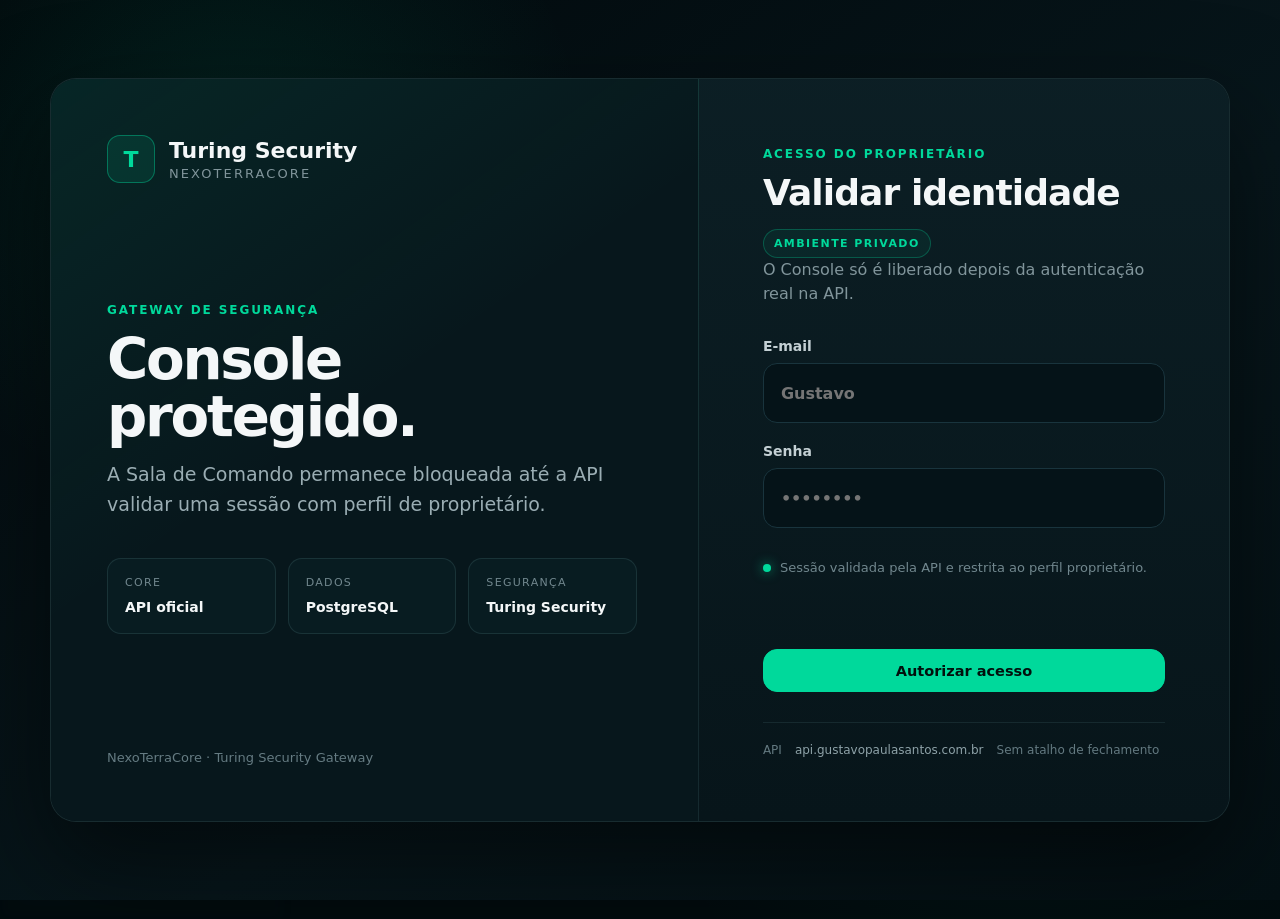
<file: docs/painel.html>
<!DOCTYPE html>
<html lang="pt-BR">
<head>
  <meta charset="UTF-8">
  <meta name="viewport" content="width=device-width, initial-scale=1.0">
  <meta http-equiv="refresh" content="0; url=./painel/">
  <link rel="canonical" href="./painel/">
  <title>NexoTerraCore — Sala de Comando</title>
  <script>window.location.replace('./painel/');</script>
</head>
<body>
  <p>Redirecionando para a Sala de Comando protegida...</p>
  <p><a href="./painel/">Abrir Sala de Comando</a></p>
</body>
</html>
</file>
<file: docs/css/style.css>
:root {
  --bg: #071014;
  --bg-deep: #050b0e;
  --sidebar-bg: #081216;
  --panel: #0b151a;
  --panel-2: #122129;
  --panel-3: #162831;
  --border: #1c303c;
  --border-soft: rgba(170,184,194,.12);
  --text: #f4f7f8;
  --muted: #aab8c2;
  --muted-2: #71808a;
  --accent: #00d99b;
  --accent-hover: #00c896;
  --accent-soft: rgba(0,217,155,.10);
  --accent-border: rgba(0,217,155,.28);
  --danger: #ef6464;
  --sidebar: 280px;
  --radius: 12px;
}

* {
  box-sizing: border-box;
}

html,
body {
  margin: 0;
  min-height: 100%;
  font-family: Inter, system-ui, -apple-system, BlinkMacSystemFont, "Segoe UI", sans-serif;
  background:
    radial-gradient(circle at 72% -10%, rgba(0,217,155,.055), transparent 30%),
    linear-gradient(180deg, var(--bg-deep), var(--bg));
  color: var(--text);
}

body {
  min-height: 100vh;
}

button,
input,
select,
textarea {
  font: inherit;
}

button {
  transition: background .16s ease, border-color .16s ease, color .16s ease, transform .16s ease;
}

button:active {
  transform: translateY(1px);
}

.app-shell {
  min-height: 100vh;
  display: grid;
  grid-template-columns: var(--sidebar) minmax(0, 1fr);
}

/* SIDEBAR */

.sidebar {
  height: 100vh;
  position: sticky;
  top: 0;
  display: flex;
  flex-direction: column;
  padding: 24px 18px 20px;
  background:
    linear-gradient(180deg, rgba(18,33,41,.42), transparent 24%),
    var(--sidebar-bg);
  border-right: 1px solid var(--border);
  overflow-y: auto;
}

.brand {
  padding: 2px 8px 24px;
  border-bottom: 1px solid var(--border-soft);
}

.brand strong {
  display: flex;
  align-items: center;
  gap: 10px;
  font-size: 18px;
  font-weight: 700;
  letter-spacing: -.35px;
}

.brand strong::before {
  content: "N";
  width: 30px;
  height: 30px;
  display: inline-flex;
  align-items: center;
  justify-content: center;
  border-radius: 9px;
  background: var(--accent-soft);
  border: 1px solid var(--accent-border);
  color: var(--accent);
  font-size: 14px;
  font-weight: 800;
}

.brand span {
  display: block;
  margin: 9px 0 0 40px;
  color: var(--muted-2);
  font-size: 10px;
  text-transform: uppercase;
  letter-spacing: 1.6px;
}

.menu {
  display: flex;
  flex-direction: column;
  gap: 4px;
  padding-top: 22px;
}

.menu-item {
  position: relative;
  width: 100%;
  min-height: 42px;
  border: 1px solid transparent;
  border-radius: 9px;
  background: transparent;
  color: var(--muted);
  padding: 0 12px;
  text-align: left;
  cursor: pointer;
  font-size: 13px;
  font-weight: 520;
}

.menu-item:hover {
  background: rgba(18,33,41,.72);
  border-color: rgba(170,184,194,.08);
  color: var(--text);
}

.menu-item.ativo {
  background: linear-gradient(90deg, rgba(0,217,155,.13), rgba(0,217,155,.045));
  border-color: var(--accent-border);
  color: var(--accent);
}

.menu-item.ativo::before {
  content: "";
  position: absolute;
  left: -1px;
  top: 9px;
  bottom: 9px;
  width: 2px;
  border-radius: 2px;
  background: var(--accent);
}

.sidebar-footer {
  margin-top: auto;
  padding: 18px 8px 2px;
  border-top: 1px solid var(--border-soft);
  color: var(--muted);
}

.sidebar-footer strong {
  display: block;
  color: var(--text);
  font-size: 13px;
}

.sidebar-footer span {
  display: block;
  margin-top: 6px;
  color: var(--muted-2);
  font-size: 11px;
}

/* WORKSPACE */

.workspace {
  min-width: 0;
  padding: 0 30px 44px;
}

.topbar {
  min-height: 74px;
  position: sticky;
  top: 0;
  z-index: 20;
  display: flex;
  align-items: center;
  justify-content: space-between;
  gap: 24px;
  border-bottom: 1px solid var(--border);
  background: rgba(5,11,14,.88);
  backdrop-filter: blur(14px);
}

.topbar h1 {
  margin: 0;
  font-size: 20px;
  font-weight: 680;
  letter-spacing: -.4px;
}

.topbar p {
  margin: 4px 0 0;
  color: var(--muted-2);
  font-size: 12px;
}

.topbar-actions {
  display: flex;
  align-items: center;
  gap: 10px;
}

.system-status {
  min-height: 38px;
  display: flex;
  align-items: center;
  gap: 9px;
  padding: 0 12px;
  border: 1px solid var(--border);
  border-radius: 9px;
  background: rgba(18,33,41,.55);
}

.system-status span {
  color: var(--muted-2);
  font-size: 10px;
  text-transform: uppercase;
  letter-spacing: 1.2px;
}

.system-status strong {
  display: flex;
  align-items: center;
  gap: 7px;
  font-size: 11px;
  font-weight: 650;
  color: var(--text);
}

.system-status strong::before {
  content: "";
  width: 7px;
  height: 7px;
  flex: none;
  border-radius: 50%;
  background: var(--accent);
  box-shadow: 0 0 0 4px rgba(0,217,155,.08);
}

/* VIEWS */

.view {
  display: none;
}

.view.ativa {
  display: block;
}

.content {
  width: min(1280px, 100%);
  margin: 28px auto 0;
  min-height: 520px;
  padding: 30px;
  border: 1px solid var(--border);
  border-radius: 14px;
  background:
    linear-gradient(145deg, rgba(18,33,41,.38), transparent 34%),
    var(--panel);
  box-shadow: 0 20px 60px rgba(0,0,0,.14);
}

.content h2 {
  margin: 0 0 8px;
  font-size: 22px;
  letter-spacing: -.35px;
}

.content p {
  margin: 0;
  color: var(--muted);
  line-height: 1.65;
}

.section-header {
  display: flex;
  align-items: center;
  justify-content: space-between;
  gap: 24px;
  margin-bottom: 26px;
}

.overview-grid {
  display: grid;
  grid-template-columns: repeat(3, minmax(0, 1fr));
  gap: 14px;
  margin-top: 26px;
}

.info-card {
  min-height: 108px;
  padding: 20px;
  position: relative;
  overflow: hidden;
  border: 1px solid var(--border);
  border-radius: 11px;
  background:
    linear-gradient(145deg, rgba(0,217,155,.035), transparent 54%),
    var(--panel-2);
}

.info-card::after {
  content: "";
  position: absolute;
  left: 20px;
  right: 20px;
  bottom: 0;
  height: 1px;
  background: linear-gradient(90deg, var(--accent), transparent);
  opacity: .18;
}

.info-card span {
  display: block;
  margin-bottom: 10px;
  color: var(--muted-2);
  font-size: 11px;
  text-transform: uppercase;
  letter-spacing: .7px;
}

.info-card strong {
  font-size: 17px;
  font-weight: 660;
}

/* BUTTONS */

.btn-primary,
.btn-secondary,
.btn-icon,
.farm-option,
.btn-table {
  border-radius: 9px;
  cursor: pointer;
}

.btn-primary {
  padding: 10px 16px;
  border: 1px solid var(--accent);
  background: var(--accent);
  color: #04110d;
  font-weight: 700;
}

.btn-primary:hover {
  background: var(--accent-hover);
  border-color: var(--accent-hover);
}

.btn-secondary {
  padding: 9px 14px;
  border: 1px solid var(--border);
  background: var(--panel-2);
  color: var(--text);
}

.btn-secondary:hover {
  border-color: var(--accent-border);
  background: var(--accent-soft);
  color: var(--accent);
}

.btn-icon {
  width: 36px;
  height: 36px;
  border: 1px solid var(--border);
  background: transparent;
  color: var(--muted);
  font-size: 21px;
}

.btn-icon:hover {
  border-color: var(--accent-border);
  color: var(--accent);
}

.btn-full {
  width: 100%;
  margin-top: 8px;
}

/* STATES */

.notice,
.empty-state {
  margin-top: 20px;
  padding: 15px 16px;
  border: 1px solid var(--border);
  border-radius: 9px;
  background: rgba(18,33,41,.55);
  color: var(--muted);
}

/* TABLE */

.table-wrap {
  width: 100%;
  margin-top: 18px;
  overflow-x: auto;
  border: 1px solid var(--border);
  border-radius: 10px;
}

.data-table {
  width: 100%;
  min-width: 820px;
  border-collapse: collapse;
  background: rgba(7,16,20,.35);
}

.data-table th,
.data-table td {
  padding: 13px 14px;
  border-bottom: 1px solid var(--border-soft);
  text-align: left;
  vertical-align: top;
}

.data-table th {
  color: var(--muted-2);
  background: rgba(18,33,41,.42);
  font-size: 10px;
  text-transform: uppercase;
  letter-spacing: .75px;
}

.data-table td {
  color: #d9e0e4;
  font-size: 13px;
}

.data-table td strong {
  color: var(--text);
}

/* MODALS */

.oculto {
  display: none !important;
}

.modal {
  position: fixed;
  inset: 0;
  z-index: 1000;
  display: flex;
  align-items: center;
  justify-content: center;
  padding: 20px;
  background: rgba(1,5,7,.82);
  backdrop-filter: blur(8px);
}

.modal-card {
  width: min(440px, 100%);
  padding: 25px;
  border: 1px solid var(--border);
  border-radius: 14px;
  background:
    linear-gradient(145deg, rgba(0,217,155,.04), transparent 35%),
    var(--panel);
  box-shadow: 0 30px 90px rgba(0,0,0,.5);
}

.modal-card-wide {
  width: min(840px, 100%);
  max-height: calc(100vh - 40px);
  overflow-y: auto;
}

.modal-header {
  display: flex;
  align-items: flex-start;
  justify-content: space-between;
  gap: 16px;
  margin-bottom: 20px;
}

.modal-header h2 {
  margin: 5px 0 0;
  font-size: 20px;
}

.eyebrow {
  color: var(--accent);
  font-size: 10px;
  font-weight: 750;
  letter-spacing: 1.4px;
}

.modal-description {
  margin: 0 0 18px;
  color: var(--muted);
}

.modal-card form {
  display: grid;
  gap: 16px;
}

.modal-card label {
  display: grid;
  gap: 7px;
  color: var(--muted);
  font-size: 12px;
  font-weight: 550;
}

.modal-card input,
.modal-card select,
.modal-card textarea {
  width: 100%;
  padding: 11px 12px;
  border: 1px solid var(--border);
  border-radius: 9px;
  outline: none;
  background: #081115;
  color: var(--text);
}

.modal-card input:focus,
.modal-card select:focus,
.modal-card textarea:focus {
  border-color: var(--accent);
  box-shadow: 0 0 0 3px rgba(0,217,155,.07);
}

.modal-card textarea {
  min-height: 110px;
  resize: vertical;
}

.form-error {
  min-height: 18px;
  color: var(--danger);
  font-size: 12px;
}

.form-grid {
  display: grid;
  grid-template-columns: repeat(2, minmax(0,1fr));
  gap: 16px;
}

.form-span-2 {
  grid-column: 1 / -1;
}

.farm-list {
  display: grid;
  gap: 10px;
}

.farm-option {
  width: 100%;
  padding: 14px;
  border: 1px solid var(--border);
  background: var(--panel-2);
  color: var(--text);
  text-align: left;
}

.farm-option:hover {
  border-color: var(--accent);
}

.farm-option strong,
.farm-option span {
  display: block;
}

.farm-option span {
  margin-top: 5px;
  color: var(--muted);
  font-size: 11px;
}

.section-actions,
.action-group {
  display: flex;
  align-items: center;
  gap: 9px;
}

.btn-table {
  padding: 7px 10px;
  border: 1px solid var(--border);
  background: var(--panel-2);
  color: var(--text);
  font-size: 12px;
}

.btn-table:hover {
  border-color: var(--accent);
  color: var(--accent);
}

.btn-table-danger:hover {
  border-color: var(--danger);
  color: var(--danger);
}

/* SCROLLBAR */

* {
  scrollbar-width: thin;
  scrollbar-color: #23404c transparent;
}

::-webkit-scrollbar {
  width: 9px;
  height: 9px;
}

::-webkit-scrollbar-thumb {
  background: #23404c;
  border-radius: 999px;
}

::-webkit-scrollbar-track {
  background: transparent;
}

/* RESPONSIVE */

@media (max-width: 1000px) {
  :root {
    --sidebar: 230px;
  }

  .workspace {
    padding: 0 20px 32px;
  }
}

@media (max-width: 720px) {
  .app-shell {
    display: block;
  }

  .sidebar {
    position: relative;
    width: 100%;
    height: auto;
    padding: 16px;
  }

  .brand {
    padding-bottom: 15px;
  }

  .brand span {
    margin-left: 40px;
  }

  .menu {
    display: grid;
    grid-template-columns: repeat(2, minmax(0,1fr));
    padding-top: 14px;
  }

  .sidebar-footer {
    margin-top: 16px;
  }

  .workspace {
    padding: 0 14px 24px;
  }

  .topbar {
    position: relative;
    align-items: flex-start;
    flex-direction: column;
    padding: 18px 0;
  }

  .topbar-actions {
    width: 100%;
    flex-wrap: wrap;
  }

  .system-status {
    margin-left: auto;
  }

  .content {
    margin-top: 16px;
    min-height: 0;
    padding: 20px;
  }

  .overview-grid,
  .form-grid {
    grid-template-columns: 1fr;
  }

  .form-span-2 {
    grid-column: auto;
  }

  .section-header {
    align-items: flex-start;
    flex-direction: column;
  }

  .section-actions {
    width: 100%;
  }

  .section-actions button {
    flex: 1;
  }
}


/* NexoTerraCore Console — expansão operacional */
.sidebar-toggle {
  width: 42px;
  height: 42px;
  margin: 12px 18px 8px;
  border: 1px solid rgba(120,180,180,.18);
  border-radius: 10px;
  background: transparent;
  color: inherit;
  cursor: pointer;
  font-size: 20px;
}

.sidebar,
.workspace {
  transition: all .22s ease;
}

body.sidebar-collapsed .sidebar {
  width: 86px;
}

body.sidebar-collapsed .workspace {
  margin-left: 86px;
}

body.sidebar-collapsed .brand span,
body.sidebar-collapsed .brand strong,
body.sidebar-collapsed .sidebar-footer,
body.sidebar-collapsed .menu-item {
  font-size: 0;
}

body.sidebar-collapsed .menu-item::first-letter {
  font-size: 18px;
}

.operational-grid {
  display: grid;
  grid-template-columns: repeat(3, minmax(0, 1fr));
  gap: 18px;
  margin-top: 22px;
}

.operation-panel {
  border: 1px solid rgba(120,180,180,.15);
  border-radius: 14px;
  padding: 22px;
  background: rgba(13,34,40,.72);
}

.operation-panel h3 {
  margin: 0 0 18px;
  font-size: 20px;
}

.operation-panel p {
  margin: 14px 0 4px;
  opacity: .7;
}

.operation-panel strong {
  display: block;
  font-size: 18px;
}

.operation-panel button {
  width: 100%;
  margin-bottom: 10px;
}

@media (max-width: 900px) {
  .operational-grid {
    grid-template-columns: 1fr;
  }

  body.sidebar-collapsed .sidebar {
    width: 0;
    overflow: hidden;
  }

  body.sidebar-collapsed .workspace {
    margin-left: 0;
  }
}


/* =========================================================
   NexoTerraCore — LOGIN PROFISSIONAL
   ========================================================= */

.login-modal {
  background:
    radial-gradient(circle at 15% 20%, rgba(0,217,155,.08), transparent 34%),
    radial-gradient(circle at 85% 80%, rgba(0,217,155,.05), transparent 30%),
    rgba(1,10,13,.94);
  backdrop-filter: blur(12px);
  padding: 30px;
}

.login-shell {
  width: min(1120px, 96vw);
  min-height: 650px;
  display: grid;
  grid-template-columns: 1.08fr .92fr;
  overflow: hidden;
  border-radius: 24px;
  border: 1px solid rgba(120,180,180,.18);
  background: #061217;
  box-shadow: 0 34px 90px rgba(0,0,0,.55);
}

.login-brand-panel {
  position: relative;
  padding: 52px;
  display: flex;
  flex-direction: column;
  justify-content: space-between;
  border-right: 1px solid rgba(120,180,180,.14);
  background:
    linear-gradient(145deg, rgba(0,217,155,.08), transparent 45%),
    #07171c;
}

.login-brand-top {
  display: flex;
  align-items: center;
  gap: 14px;
}

.login-logo {
  width: 48px;
  height: 48px;
  display: grid;
  place-items: center;
  border-radius: 13px;
  border: 1px solid rgba(0,217,155,.4);
  background: rgba(0,217,155,.10);
  color: #00d99b;
  font-size: 22px;
  font-weight: 800;
}

.login-brand-top strong {
  display: block;
  font-size: 22px;
}

.login-brand-top span {
  display: block;
  margin-top: 3px;
  color: #81959b;
  font-size: 13px;
  letter-spacing: .16em;
  text-transform: uppercase;
}

.login-brand-content {
  max-width: 530px;
}

.login-kicker {
  color: #00d99b;
  font-size: 12px;
  font-weight: 700;
  letter-spacing: .16em;
}

.login-brand-content h1 {
  margin: 14px 0 16px;
  font-size: clamp(40px, 4vw, 62px);
  line-height: 1.02;
  letter-spacing: -.035em;
}

.login-brand-content > p {
  max-width: 500px;
  margin: 0;
  color: #a7b6bb;
  font-size: 19px;
  line-height: 1.6;
}

.login-status-grid {
  display: grid;
  grid-template-columns: repeat(3, 1fr);
  gap: 12px;
  margin-top: 38px;
}

.login-status-grid article {
  padding: 17px;
  border: 1px solid rgba(120,180,180,.15);
  border-radius: 14px;
  background: rgba(10,31,37,.72);
}

.login-status-grid span {
  display: block;
  margin-bottom: 8px;
  color: #71878e;
  font-size: 11px;
  letter-spacing: .12em;
}

.login-status-grid strong {
  font-size: 14px;
}

.login-brand-footer {
  color: #657b82;
  font-size: 13px;
}

.login-form-panel {
  position: relative;
  padding: 58px;
  display: flex;
  flex-direction: column;
  justify-content: center;
  background: #09191f;
}

.login-close {
  position: absolute;
  top: 24px;
  right: 24px;
  width: 42px;
  height: 42px;
  border: 1px solid rgba(120,180,180,.16);
  border-radius: 12px;
  background: transparent;
  color: #a9b7bc;
  font-size: 25px;
  cursor: pointer;
}

.login-close:hover {
  color: #fff;
  border-color: rgba(0,217,155,.4);
}

.login-form-header {
  margin-bottom: 32px;
}

.login-form-header h2 {
  margin: 10px 0 9px;
  font-size: 34px;
  letter-spacing: -.025em;
}

.login-form-header p {
  margin: 0;
  color: #81959b;
  line-height: 1.5;
}

.login-form {
  display: grid;
  gap: 20px;
}

.login-form label {
  display: grid;
  gap: 9px;
  color: #c4d0d4;
  font-size: 14px;
  font-weight: 600;
}

.login-form input {
  width: 100%;
  height: 58px;
  box-sizing: border-box;
  padding: 0 17px;
  border: 1px solid #19343d;
  border-radius: 13px;
  background: #061318;
  color: #eef5f5;
  font-size: 16px;
}

.login-form input:focus {
  border-color: #00d99b;
  box-shadow: 0 0 0 3px rgba(0,217,155,.08);
}

.login-security-note {
  display: flex;
  align-items: center;
  gap: 9px;
  color: #71878e;
  font-size: 13px;
}

.login-security-note span {
  width: 8px;
  height: 8px;
  border-radius: 50%;
  background: #00d99b;
  box-shadow: 0 0 12px rgba(0,217,155,.7);
}

.login-submit {
  min-height: 58px;
  margin-top: 4px;
  border-radius: 13px;
  font-size: 16px;
  font-weight: 700;
}

.login-footer-info {
  display: flex;
  gap: 13px;
  align-items: center;
  margin-top: 28px;
  padding-top: 20px;
  border-top: 1px solid rgba(120,180,180,.12);
  color: #637980;
  font-size: 12px;
}

.login-footer-info strong {
  color: #8ea2a8;
  font-weight: 500;
}

@media (max-width: 850px) {
  .login-modal {
    padding: 12px;
  }

  .login-shell {
    grid-template-columns: 1fr;
    min-height: auto;
    max-height: 94vh;
    overflow-y: auto;
  }

  .login-brand-panel {
    display: none;
  }

  .login-form-panel {
    min-height: 620px;
    padding: 42px 28px;
  }
}

/* =========================================================
   NexoTerraCore — CORES DA CENTRAL ADMINISTRATIVA
   ========================================================= */

.admin-grid {
  display: grid;
  grid-template-columns: repeat(2, minmax(0, 1fr));
  gap: 16px;
  margin-top: 24px;
}

.admin-module {
  width: 100%;
  min-height: 112px;
  padding: 22px 24px;
  display: flex;
  align-items: flex-start;
  gap: 18px;

  border: 1px solid rgba(120,180,180,.16);
  border-radius: 16px;

  background:
    linear-gradient(
      145deg,
      rgba(0,217,155,.035),
      rgba(7,24,29,.92)
    );

  color: #eef5f5;
  text-align: left;
  cursor: pointer;

  transition:
    transform .18s ease,
    border-color .18s ease,
    background .18s ease,
    box-shadow .18s ease;
}

.admin-module:hover {
  transform: translateY(-2px);
  border-color: rgba(0,217,155,.42);

  background:
    linear-gradient(
      145deg,
      rgba(0,217,155,.09),
      rgba(7,24,29,.96)
    );

  box-shadow:
    0 12px 30px rgba(0,0,0,.18);
}

.admin-module > span {
  flex: 0 0 auto;

  width: 38px;
  height: 38px;

  display: grid;
  place-items: center;

  border: 1px solid rgba(0,217,155,.26);
  border-radius: 10px;

  background: rgba(0,217,155,.08);

  color: #00d99b;

  font-size: 13px;
  font-weight: 700;
}

.admin-module strong {
  display: block;

  margin-bottom: 7px;

  color: #f0f6f7;

  font-size: 19px;
  font-weight: 700;
}

.admin-module p {
  margin: 0;

  color: #83989f;

  font-size: 14px;
  line-height: 1.45;
}

/* cards superiores */
.admin-click {
  cursor: pointer;

  transition:
    transform .18s ease,
    border-color .18s ease,
    background .18s ease;
}

.admin-click:hover {
  transform: translateY(-2px);
  border-color: rgba(0,217,155,.38);
  background: rgba(0,217,155,.045);
}

.admin-click small {
  display: block;

  margin-top: 10px;

  color: #00d99b;

  font-size: 12px;
}

/* workspace administrativo */
.admin-workspace {
  margin-top: 24px;
  padding: 26px;

  border: 1px solid rgba(0,217,155,.22);
  border-radius: 18px;

  background:
    linear-gradient(
      145deg,
      rgba(0,217,155,.035),
      rgba(6,20,25,.92)
    );
}

.admin-workspace-header {
  display: flex;
  align-items: center;
  justify-content: space-between;
  gap: 18px;

  margin-bottom: 22px;
}

.admin-workspace-header h3 {
  margin: 5px 0 0;

  color: #f2f7f7;

  font-size: 26px;
}

.admin-workspace-content {
  color: #b7c5c9;
}

/* listas internas */
.admin-actions-list {
  display: grid;
  gap: 12px;
}

.admin-actions-list button {
  width: 100%;

  padding: 16px 18px;

  border: 1px solid rgba(120,180,180,.15);
  border-radius: 12px;

  background: #0a1b21;
  color: #dfe8ea;

  text-align: left;
  cursor: pointer;
}

.admin-actions-list button:hover {
  border-color: rgba(0,217,155,.38);
  background: rgba(0,217,155,.05);
}

/* métricas */
.admin-metrics {
  display: grid;
  grid-template-columns: repeat(3, minmax(0, 1fr));
  gap: 14px;
}

.admin-metrics article {
  padding: 18px;

  border: 1px solid rgba(120,180,180,.14);
  border-radius: 14px;

  background: #0a1b21;
}

.admin-metrics span {
  display: block;

  margin-bottom: 7px;

  color: #71878e;

  font-size: 12px;
  letter-spacing: .08em;
  text-transform: uppercase;
}

.admin-metrics strong {
  color: #eef5f5;
  font-size: 18px;
}

@media (max-width: 900px) {
  .admin-grid,
  .admin-metrics {
    grid-template-columns: 1fr;
  }
}


/* =========================================================
   NexoTerraCore — PÁGINA DE ACESSO
   ========================================================= */

body {
  background:
    radial-gradient(circle at 20% 20%, rgba(0,217,155,.06), transparent 32%),
    radial-gradient(circle at 80% 80%, rgba(0,217,155,.04), transparent 30%),
    #020b0e;
}

.app-locked {
  filter: blur(6px);
  opacity: .18;
  pointer-events: none;
  user-select: none;
}

.login-modal {
  position: fixed;
  inset: 0;
  z-index: 9999;

  display: grid;
  place-items: center;

  background:
    radial-gradient(circle at 18% 18%, rgba(0,217,155,.10), transparent 28%),
    linear-gradient(145deg, #02090c, #07161b 58%, #041014);

  padding: 28px;
}

.login-modal.oculto {
  display: none;
}

.login-shell {
  width: min(1180px, 96vw);
  min-height: 680px;

  display: grid;
  grid-template-columns: 1.1fr .9fr;

  border: 1px solid rgba(120,180,180,.16);
  border-radius: 26px;

  overflow: hidden;

  background: #061217;

  box-shadow:
    0 40px 100px rgba(0,0,0,.52);
}

.login-brand-panel {
  padding: 56px;

  display: flex;
  flex-direction: column;
  justify-content: space-between;

  background:
    linear-gradient(
      145deg,
      rgba(0,217,155,.08),
      transparent 46%
    ),
    #07171c;

  border-right:
    1px solid rgba(120,180,180,.12);
}

.login-brand-content h1 {
  max-width: 520px;

  margin: 14px 0;

  font-size: clamp(42px, 4.4vw, 68px);
  line-height: 1;
  letter-spacing: -.04em;
}

.login-brand-content > p {
  max-width: 510px;

  color: #9aadb3;
  font-size: 19px;
  line-height: 1.6;
}

.login-form-panel {
  position: relative;

  padding: 64px;

  display: flex;
  flex-direction: column;
  justify-content: center;

  background:
    linear-gradient(
      180deg,
      rgba(12,31,37,.96),
      rgba(7,21,26,.98)
    );
}

.login-form-header {
  margin-bottom: 32px;
}

.login-form-header h2 {
  margin: 10px 0 12px;

  font-size: 36px;
  letter-spacing: -.025em;
}

.access-badge {
  display: inline-flex;

  margin-top: 4px;
  padding: 7px 10px;

  border: 1px solid rgba(0,217,155,.28);
  border-radius: 999px;

  background: rgba(0,217,155,.06);
  color: #00d99b;

  font-size: 11px;
  font-weight: 700;
  letter-spacing: .13em;
}

.login-form input {
  height: 60px;

  border-radius: 14px;

  background: #051318;
}

.login-submit {
  min-height: 60px;

  border-radius: 14px;

  background: #00d99b;
  color: #02100d;

  font-weight: 800;
}

.login-submit:hover {
  filter: brightness(1.05);
  transform: translateY(-1px);
}

.login-security-note {
  padding: 12px 0;
}

.login-footer-info {
  margin-top: 30px;
}

@media (max-width: 900px) {

  .login-shell {
    grid-template-columns: 1fr;
    min-height: auto;
    max-height: 96vh;
  }

  .login-brand-panel {
    display: none;
  }

  .login-form-panel {
    min-height: 650px;
    padding: 38px 26px;
  }
}

/* Financeiro / Contabilidade */
.finance-layout {
  grid-template-columns: minmax(300px, 0.75fr) minmax(0, 1.6fr);
  align-items: start;
}

.finance-layout .operation-panel,
.finance-history {
  min-width: 0;
}

.finance-form {
  display: grid;
  gap: 16px;
  margin-top: 22px;
}

.finance-form label {
  display: grid;
  gap: 7px;
  color: #a8b8c1;
  font-size: 0.88rem;
  font-weight: 600;
}

.finance-form input,
.finance-form select,
.finance-form textarea {
  width: 100%;
  box-sizing: border-box;
  border: 1px solid #173e43;
  border-radius: 12px;
  background: #06191d;
  color: #eef8f7;
  padding: 13px 14px;
  font: inherit;
  outline: none;
}

.finance-form input:focus,
.finance-form select:focus,
.finance-form textarea:focus {
  border-color: #08dfaa;
  box-shadow: 0 0 0 3px rgba(8, 223, 170, 0.1);
}

.finance-form textarea {
  resize: vertical;
}

.finance-form .btn-primary {
  width: 100%;
  margin-top: 4px;
}

.module-message {
  margin-top: 18px;
  color: #86a0a5;
  font-size: 0.88rem;
}

.module-message.erro {
  color: #ff7b7b;
}

.table-responsive {
  width: 100%;
  overflow-x: auto;
  margin-top: 18px;
}

.data-table {
  width: 100%;
  min-width: 680px;
  border-collapse: collapse;
}

.data-table th,
.data-table td {
  padding: 15px 12px;
  border-bottom: 1px solid #17343a;
  text-align: left;
  white-space: nowrap;
}

.data-table th {
  color: #7f969c;
  font-size: 0.76rem;
  letter-spacing: 0.08em;
  text-transform: uppercase;
}

.data-table td {
  color: #dce8e8;
  font-size: 0.9rem;
}

@media (max-width: 1050px) {
  .finance-layout {
    grid-template-columns: 1fr;
  }
}


/* =========================================================
   NexoTerraCore TURING CHAT
   ========================================================= */

.turing-shell {
  display: grid;
  grid-template-columns: 280px minmax(0, 1fr);
  gap: 20px;
  min-height: 620px;
}

.turing-context,
.turing-chat {
  background: #111317;
  border: 1px solid #292c32;
  border-radius: 18px;
}

.turing-context {
  padding: 24px;
  display: flex;
  flex-direction: column;
  gap: 14px;
}

.turing-orb {
  width: 56px;
  height: 56px;
  border-radius: 16px;
  display: grid;
  place-items: center;
  background: #ff6b1a;
  color: #090a0c;
  font-size: 24px;
  font-weight: 900;
  box-shadow: 0 0 35px rgba(255, 107, 26, .18);
}

.turing-context > strong {
  font-size: 22px;
}

.turing-context > span {
  color: #8f9299;
  font-size: 13px;
}

.turing-status {
  margin: 8px 0;
  padding: 10px 12px;
  border-radius: 10px;
  background: #1a1d22;
  color: #a7a9af;
  font-size: 12px;
}

.turing-status.online {
  color: #f5f5f5;
  border-left: 3px solid #ff6b1a;
}

.turing-context-card {
  padding: 14px;
  background: #0b0d10;
  border: 1px solid #22252b;
  border-radius: 12px;
  display: flex;
  flex-direction: column;
  gap: 5px;
}

.turing-context-card span {
  color: #73767e;
  font-size: 11px;
  text-transform: uppercase;
  letter-spacing: .08em;
}

.turing-context-card strong {
  font-size: 13px;
  color: #e7e7e8;
}

.turing-chat {
  display: flex;
  flex-direction: column;
  overflow: hidden;
}

.turing-messages {
  flex: 1;
  min-height: 430px;
  max-height: 560px;
  overflow-y: auto;
  padding: 26px;
  display: flex;
  flex-direction: column;
  gap: 16px;
}

.turing-message {
  max-width: 82%;
  padding: 15px 17px;
  border-radius: 14px;
  background: #181b20;
  border: 1px solid #292c32;
}

.turing-message.usuario {
  align-self: flex-end;
  background: #21150f;
  border-color: #55301b;
}

.turing-message.turing {
  align-self: flex-start;
}

.turing-message.erro {
  border-color: #7a3030;
}

.turing-message-author {
  margin-bottom: 7px;
  color: #ff6b1a;
  font-size: 11px;
  font-weight: 800;
  text-transform: uppercase;
  letter-spacing: .08em;
}

.turing-message.usuario .turing-message-author {
  color: #d7d7d9;
}

.turing-message-content {
  color: #e9e9ea;
  font-size: 14px;
  line-height: 1.65;
}

.turing-fontes {
  margin-top: 12px;
  color: #73767e;
  font-size: 10px;
}

.turing-compose {
  padding: 18px;
  background: #0b0d10;
  border-top: 1px solid #292c32;
}

#turingInput {
  width: 100%;
  resize: vertical;
  box-sizing: border-box;
  background: #111317;
  color: #f5f5f5;
  border: 1px solid #343840;
  border-radius: 12px;
  padding: 14px;
  font: inherit;
  outline: none;
}

#turingInput:focus {
  border-color: #ff6b1a;
}

.turing-compose-footer {
  margin-top: 10px;
  display: flex;
  align-items: center;
  justify-content: space-between;
  gap: 12px;
}

.turing-compose-footer small {
  color: #73767e;
}

@media (max-width: 900px) {
  .turing-shell {
    grid-template-columns: 1fr;
  }

  .turing-context {
    min-height: auto;
  }

  .turing-message {
    max-width: 94%;
  }
}


/* NexoTerraCore MOBILE DRAWER V2 */

.mobile-menu-trigger,
.mobile-sidebar-backdrop {
  display: none;
}

@media (max-width: 720px) {
  body {
    overflow-x: hidden;
  }

  body.mobile-menu-open {
    overflow: hidden;
  }

  .app-shell {
    display: block;
    min-height: 100vh;
  }

  .sidebar {
    position: fixed;
    top: 0;
    left: 0;
    bottom: 0;
    z-index: 1100;

    width: min(86vw, 320px) !important;
    height: 100dvh;

    padding: 16px;

    transform: translateX(-102%);
    transition: transform .22s ease;

    overflow-y: auto;

    border-right: 1px solid var(--border);
    box-shadow: 22px 0 60px rgba(0,0,0,.42);
  }

  body.mobile-menu-open .sidebar {
    transform: translateX(0);
  }

  body.sidebar-collapsed .sidebar {
    width: min(86vw, 320px) !important;
  }

  body.sidebar-collapsed .workspace {
    margin-left: 0 !important;
  }

  body.sidebar-collapsed .brand strong,
  body.sidebar-collapsed .brand span,
  body.sidebar-collapsed .sidebar-footer,
  body.sidebar-collapsed .menu-item {
    font-size: inherit;
  }

  .menu {
    display: flex;
    flex-direction: column;
    grid-template-columns: none;
    gap: 4px;
  }

  .menu-item {
    min-height: 46px;
    font-size: 14px !important;
  }

  .sidebar-footer {
    margin-top: 20px;
  }

  .mobile-sidebar-backdrop {
    display: block;

    position: fixed;
    inset: 0;
    z-index: 1050;

    width: 100%;
    height: 100%;

    padding: 0;
    border: 0;

    background: rgba(1, 7, 10, .72);

    opacity: 0;
    visibility: hidden;
    pointer-events: none;

    transition:
      opacity .2s ease,
      visibility .2s ease;
  }

  body.mobile-menu-open .mobile-sidebar-backdrop {
    opacity: 1;
    visibility: visible;
    pointer-events: auto;
  }

  .mobile-menu-trigger {
    display: grid;
    place-items: center;

    flex: 0 0 42px;

    width: 42px;
    height: 42px;

    border: 1px solid var(--border);
    border-radius: 10px;

    background: var(--panel-2);
    color: var(--text);

    font-size: 21px;
    cursor: pointer;
  }

  .workspace {
    width: 100%;
    margin-left: 0 !important;
    padding: 0 12px 24px;
  }

  .topbar {
    position: sticky;
    top: 0;
    z-index: 900;

    min-height: 64px;

    flex-direction: row;
    align-items: center;
    flex-wrap: wrap;

    gap: 10px;
    padding: 10px 0;
  }

  .topbar > div:first-of-type {
    flex: 1;
    min-width: 0;
  }

  .topbar h1 {
    font-size: 17px;
  }

  .topbar-actions {
    flex: 0 0 100%;
  }

  .system-status {
    margin-left: auto;
  }

  .content {
    width: 100%;
    margin-top: 12px;
    padding: 16px;
    border-radius: 12px;
  }

  .overview-grid,
  .operational-grid,
  .admin-grid,
  .admin-metrics {
    grid-template-columns: 1fr;
  }

  .section-header {
    gap: 14px;
  }

  .table-wrap {
    max-width: 100%;
    overflow-x: auto;
    -webkit-overflow-scrolling: touch;
  }
}

/* === TURING MOBILE COMPACT START === */

/* Chat público Turing — otimização mobile real */

#turingMessages {
  display: flex;
  flex-direction: column;
  gap: 10px;
  padding: 12px 10px 105px;
  box-sizing: border-box;
}

.turing-message {
  width: fit-content;
  max-width: 90%;
  margin: 0 !important;
  padding: 12px 14px !important;
  border-radius: 16px !important;
  box-sizing: border-box;
}

.turing-message-author {
  margin: 0 0 6px !important;
  font-size: 12px !important;
  line-height: 1.2 !important;
  font-weight: 800;
  letter-spacing: .04em;
}

.turing-message-content {
  margin: 0 !important;
  font-size: 15px !important;
  line-height: 1.5 !important;
  overflow-wrap: anywhere;
}

.turing-message-content p {
  margin: 0 0 8px !important;
}

.turing-message-content p:last-child {
  margin-bottom: 0 !important;
}

.turing-message-content ul,
.turing-message-content ol {
  margin: 7px 0 7px 18px !important;
  padding: 0 !important;
}

.turing-message-content li {
  margin: 3px 0 !important;
}

#turingInput {
  min-height: 46px !important;
  max-height: 120px !important;
  padding: 11px 13px !important;
  font-size: 16px !important;
  line-height: 1.35 !important;
  border-radius: 14px !important;
  box-sizing: border-box;
}

#btnTuringEnviar {
  min-width: 46px !important;
  height: 46px !important;
  border-radius: 14px !important;
}

/* celular */
@media (max-width: 600px) {

  #turingMessages {
    gap: 8px !important;
    padding: 8px 8px 96px !important;
  }

  .turing-message {
    max-width: 94% !important;
    padding: 9px 11px !important;
    border-radius: 13px !important;
  }

  .turing-message-author {
    margin-bottom: 5px !important;
    font-size: 11px !important;
  }

  .turing-message-content {
    font-size: 14px !important;
    line-height: 1.42 !important;
  }

  .turing-message-content p {
    margin-bottom: 6px !important;
  }

  #turingInput {
    min-height: 44px !important;
    padding: 10px 11px !important;
    font-size: 16px !important;
  }

  #btnTuringEnviar {
    min-width: 44px !important;
    width: 44px !important;
    height: 44px !important;
  }
}

/* === TURING MOBILE COMPACT END === */

/* === TURING MOBILE UX V2 START === */

@media (max-width: 600px) {

  #turingMessages {
    padding: 6px 6px 82px !important;
    gap: 6px !important;
  }

  .turing-message {
    max-width: 96% !important;
    padding: 7px 9px !important;
    margin: 0 !important;
    border-radius: 11px !important;
  }

  .turing-message-author {
    font-size: 10px !important;
    margin-bottom: 4px !important;
    line-height: 1.1 !important;
  }

  .turing-message-content {
    font-size: 13px !important;
    line-height: 1.36 !important;
  }

  .turing-message-content p {
    margin: 0 0 5px !important;
  }

  .turing-message-content p:last-child {
    margin-bottom: 0 !important;
  }

  #turingInput {
    width: 100% !important;
    min-height: 42px !important;
    height: 42px !important;
    max-height: 96px !important;
    padding: 9px 11px !important;
    font-size: 15px !important;
    line-height: 1.3 !important;
    border-radius: 12px !important;
    resize: none !important;
    box-sizing: border-box !important;
  }

  #btnTuringEnviar {
    width: 46px !important;
    min-width: 46px !important;
    height: 42px !important;
    min-height: 42px !important;
    padding: 0 !important;
    border-radius: 12px !important;
    font-size: 0 !important;
    display: inline-flex !important;
    align-items: center !important;
    justify-content: center !important;
  }

  #btnTuringEnviar::after {
    content: "➤";
    font-size: 20px;
    line-height: 1;
  }

  /* coloca input e botão lado a lado */
  #turingInput,
  #btnTuringEnviar {
    vertical-align: middle !important;
  }

  #turingInput {
    display: inline-block !important;
    width: calc(100% - 58px) !important;
    margin-right: 6px !important;
  }

  /* reduz textos auxiliares abaixo do campo */
  #turingInput + small,
  #turingInput ~ small,
  .turing-help,
  .turing-hint {
    font-size: 10px !important;
    line-height: 1.2 !important;
    margin-top: 3px !important;
  }

  /* reduz o bloco institucional abaixo do chat */
  [data-view="turing"] .card,
  [data-view="turing"] .panel,
  [data-view="turing"] .section {
    margin-top: 10px !important;
  }

  [data-view="turing"] .card h2,
  [data-view="turing"] .panel h2,
  [data-view="turing"] .section h2 {
    font-size: 18px !important;
    margin: 6px 0 !important;
  }

  [data-view="turing"] .card p,
  [data-view="turing"] .panel p,
  [data-view="turing"] .section p {
    font-size: 12px !important;
    line-height: 1.35 !important;
    margin: 4px 0 !important;
  }
}

/* === TURING MOBILE UX V2 END === */


/* =========================================================
   IA PROJETO TURING - MARKET INTELLIGENCE
   ========================================================= */

.turing-project-hero {
  display: flex;
  align-items: center;
  justify-content: space-between;
  gap: 30px;
  margin: 8px 0 22px;
  padding: 28px;
  border: 1px solid var(--border);
  border-radius: var(--radius);
  background:
    radial-gradient(circle at 85% 20%, var(--accent-soft), transparent 36%),
    linear-gradient(135deg, var(--panel-2), var(--panel));
}

.turing-project-hero h3 {
  margin: 8px 0 8px;
  font-size: clamp(24px, 4vw, 38px);
  letter-spacing: -1px;
}

.turing-project-hero p {
  max-width: 720px;
  margin: 0;
  color: var(--muted);
  line-height: 1.6;
}

.turing-project-orb-wrap {
  min-width: 280px;
  display: flex;
  align-items: center;
  gap: 16px;
}

.turing-project-orb {
  width: 76px;
  height: 76px;
  flex: none;
  display: grid;
  place-items: center;
  border: 1px solid var(--accent-border);
  border-radius: 22px;
  background: var(--accent-soft);
  color: var(--accent);
  font-size: 30px;
  font-weight: 800;
}

.turing-project-orb-wrap span,
.turing-project-orb-wrap small {
  display: block;
  color: var(--muted-2);
}

.turing-project-orb-wrap strong {
  display: block;
  margin: 5px 0;
  color: var(--text);
}

.turing-project-kpis {
  margin-bottom: 20px;
}

.turing-market-assets {
  display: grid;
  grid-template-columns: repeat(4, minmax(0, 1fr));
  gap: 12px;
  margin: 0 0 16px;
}

.turing-market-asset {
  min-height: 104px;
  padding: 16px;
  text-align: left;
  border: 1px solid var(--border);
  border-radius: var(--radius);
  background: var(--panel);
  color: var(--text);
  cursor: pointer;
}

.turing-market-asset:hover {
  border-color: var(--accent-border);
  background: var(--panel-2);
}

.turing-market-asset.ativo {
  border-color: var(--accent-border);
  background:
    linear-gradient(135deg, var(--accent-soft), var(--panel));
}

.turing-market-asset span {
  display: block;
  color: var(--muted-2);
  font-size: 11px;
  letter-spacing: 1px;
}

.turing-market-asset strong {
  display: block;
  margin: 10px 0 7px;
  font-size: 18px;
}

.turing-market-asset small {
  font-weight: 700;
}

.market-positive {
  color: var(--accent) !important;
}

.market-negative {
  color: var(--danger) !important;
}

.turing-market-terminal {
  overflow: hidden;
  border: 1px solid var(--border);
  border-radius: var(--radius);
  background: var(--panel);
}

.turing-market-terminal-head {
  display: flex;
  justify-content: space-between;
  align-items: flex-start;
  gap: 20px;
  padding: 22px 24px;
  border-bottom: 1px solid var(--border-soft);
}

.turing-market-title-row {
  display: flex;
  flex-wrap: wrap;
  align-items: baseline;
  gap: 14px;
  margin-top: 7px;
}

.turing-market-title-row h3 {
  margin: 0;
  font-size: 19px;
}

.turing-market-title-row strong {
  font-size: 25px;
}

.turing-market-title-row span {
  font-size: 13px;
  font-weight: 750;
}

.turing-market-periods {
  display: flex;
  gap: 6px;
}

.turing-market-periods button {
  min-width: 52px;
  height: 34px;
  border: 1px solid var(--border);
  border-radius: 8px;
  background: var(--panel-2);
  color: var(--muted);
  cursor: pointer;
}

.turing-market-periods button.ativo {
  border-color: var(--accent-border);
  background: var(--accent-soft);
  color: var(--accent);
}

.turing-market-chart-wrap {
  position: relative;
  width: 100%;
  min-height: 460px;
  background:
    linear-gradient(180deg, rgba(255,255,255,.012), transparent);
}

#turingMarketCanvas {
  display: block;
  width: 100%;
  min-height: 460px;
}

.turing-market-chart-message {
  position: absolute;
  inset: 0;
  display: grid;
  place-items: center;
  color: var(--muted);
  background: rgba(5,11,14,.40);
  pointer-events: none;
}

.turing-market-stats {
  display: grid;
  grid-template-columns: repeat(4, minmax(0, 1fr));
  border-top: 1px solid var(--border-soft);
}

.turing-market-stats > div {
  padding: 18px 20px;
  border-right: 1px solid var(--border-soft);
}

.turing-market-stats > div:last-child {
  border-right: 0;
}

.turing-market-stats span {
  display: block;
  margin-bottom: 7px;
  color: var(--muted-2);
  font-size: 11px;
}

.turing-market-stats strong {
  font-size: 14px;
}

.turing-project-labs {
  margin-top: 20px;
}

.turing-project-labs .operation-panel {
  min-height: 190px;
}

.turing-project-labs .operation-panel h3 {
  margin-top: 8px;
}

.turing-project-labs .operation-panel p {
  color: var(--muted);
  line-height: 1.55;
}

.turing-market-disclaimer {
  margin-top: 20px;
}


@media (max-width: 1000px) {
  .turing-market-assets {
    grid-template-columns: repeat(2, minmax(0, 1fr));
  }

  .turing-project-hero {
    align-items: flex-start;
    flex-direction: column;
  }

  .turing-project-orb-wrap {
    min-width: 0;
  }
}


@media (max-width: 720px) {
  .turing-market-terminal-head {
    flex-direction: column;
  }

  .turing-market-periods {
    width: 100%;
  }

  .turing-market-periods button {
    flex: 1;
  }

  .turing-market-chart-wrap,
  #turingMarketCanvas {
    min-height: 390px;
  }

  .turing-market-stats {
    grid-template-columns: repeat(2, minmax(0, 1fr));
  }

  .turing-market-stats > div {
    border-bottom: 1px solid var(--border-soft);
  }
}


@media (max-width: 480px) {
  .turing-market-assets {
    grid-template-columns: 1fr;
  }

  .turing-project-hero {
    padding: 20px;
  }

  .turing-market-chart-wrap,
  #turingMarketCanvas {
    min-height: 350px;
  }
}


/* =========================================================
   MERCADO DIGITAL / TOKENS · TURING
   ========================================================= */

.market-top-cards {
  margin-bottom: 18px;
}

.market-intelligence-layout {
  display: grid;
  grid-template-columns: 330px minmax(0, 1fr);
  gap: 18px;
  align-items: stretch;
}

.market-tracker,
.market-main-chart,
.ntcoins-project-card,
.market-trace-card {
  border: 1px solid var(--border);
  border-radius: var(--radius);
  background: var(--panel);
}

.market-tracker {
  padding: 18px;
}

.market-panel-head {
  display: flex;
  align-items: flex-start;
  justify-content: space-between;
  gap: 14px;
  margin-bottom: 16px;
}

.market-panel-head h3 {
  margin: 6px 0 0;
}

.market-token-list {
  display: flex;
  flex-direction: column;
  gap: 7px;
}

.market-token-row {
  display: grid;
  grid-template-columns: 42px minmax(0, 1fr) auto;
  gap: 11px;
  align-items: center;
  min-height: 68px;
  padding: 10px;
  border: 1px solid var(--border-soft);
  border-radius: 9px;
  background: var(--panel-2);
  cursor: pointer;
}

.market-token-row:hover {
  border-color: var(--accent-border);
}

.market-token-row.ativo {
  border-color: var(--accent-border);
  background:
    linear-gradient(
      90deg,
      var(--accent-soft),
      var(--panel-2)
    );
}

.market-token-symbol {
  width: 42px;
  height: 42px;
  display: grid;
  place-items: center;
  border-radius: 9px;
  border: 1px solid var(--accent-border);
  color: var(--accent);
  font-size: 11px;
  font-weight: 800;
}

.market-token-info strong,
.market-token-info span,
.market-token-live strong,
.market-token-live span {
  display: block;
}

.market-token-info span,
.market-token-live span {
  margin-top: 4px;
  color: var(--muted-2);
  font-size: 10px;
}

.market-token-live {
  text-align: right;
}

.market-token-live strong {
  font-size: 12px;
}

.market-token-edit {
  grid-column: 2 / 4;
  justify-self: end;
  padding: 4px 8px;
  border: 0;
  background: transparent;
  color: var(--muted);
  font-size: 10px;
  cursor: pointer;
}

.market-main-chart {
  overflow: hidden;
}

.market-main-head {
  min-height: 94px;
  display: flex;
  align-items: flex-start;
  justify-content: space-between;
  gap: 20px;
  padding: 20px 22px;
  border-bottom: 1px solid var(--border-soft);
}

.market-selected-title {
  display: flex;
  flex-wrap: wrap;
  align-items: baseline;
  gap: 13px;
  margin-top: 6px;
}

.market-selected-title h3 {
  margin: 0;
  font-size: 19px;
}

.market-selected-title strong {
  font-size: 24px;
}

.market-selected-title span {
  font-size: 12px;
  font-weight: 750;
}

.market-periods {
  display: flex;
  gap: 5px;
}

.market-periods button {
  min-width: 48px;
  height: 32px;
  border: 1px solid var(--border);
  border-radius: 7px;
  background: var(--panel-2);
  color: var(--muted);
  cursor: pointer;
}

.market-periods button.ativo {
  border-color: var(--accent-border);
  background: var(--accent-soft);
  color: var(--accent);
}

.market-chart-area {
  position: relative;
  min-height: 390px;
}

#marketCanvas {
  display: block;
  width: 100%;
  min-height: 390px;
}

.market-chart-message {
  position: absolute;
  inset: 0;
  display: grid;
  place-items: center;
  padding: 24px;
  text-align: center;
  background: rgba(5, 11, 14, .52);
  color: var(--muted);
}

.market-chart-stats {
  display: grid;
  grid-template-columns: repeat(4, minmax(0, 1fr));
  border-top: 1px solid var(--border-soft);
}

.market-chart-stats > div {
  padding: 16px 18px;
  border-right: 1px solid var(--border-soft);
}

.market-chart-stats > div:last-child {
  border-right: 0;
}

.market-chart-stats span,
.ntcoins-project-data span {
  display: block;
  margin-bottom: 6px;
  color: var(--muted-2);
  font-size: 10px;
  text-transform: uppercase;
  letter-spacing: .6px;
}

.market-chart-stats strong {
  font-size: 13px;
}

.market-secondary-grid {
  display: grid;
  grid-template-columns: minmax(0, 1.35fr) minmax(300px, .65fr);
  gap: 18px;
  margin-top: 18px;
}

.ntcoins-project-card,
.market-trace-card {
  padding: 22px;
}

.ntcoins-project-identity {
  display: flex;
  align-items: center;
  gap: 16px;
  margin: 8px 0 22px;
}

.ntcoins-mark {
  width: 68px;
  height: 68px;
  flex: none;
  display: grid;
  place-items: center;
  border: 1px solid var(--accent-border);
  border-radius: 18px;
  background: var(--accent-soft);
  color: var(--accent);
  font-weight: 850;
}

.ntcoins-project-identity strong,
.ntcoins-project-identity span {
  display: block;
}

.ntcoins-project-identity strong {
  font-size: 22px;
}

.ntcoins-project-identity span {
  margin-top: 5px;
  color: var(--muted);
}

.ntcoins-project-data {
  display: grid;
  grid-template-columns: .8fr 1.2fr 1.5fr;
  gap: 12px;
  margin-bottom: 18px;
}

.ntcoins-project-data > div {
  min-height: 94px;
  padding: 14px;
  border: 1px solid var(--border-soft);
  border-radius: 9px;
  background: var(--panel-2);
}

.ntcoins-project-data strong {
  font-size: 12px;
  line-height: 1.5;
}

.market-trace-card p {
  color: var(--muted);
  line-height: 1.55;
}

.market-trace-fields {
  display: flex;
  flex-wrap: wrap;
  gap: 7px;
  margin: 18px 0;
}

.market-trace-fields span {
  padding: 7px 10px;
  border: 1px solid var(--border);
  border-radius: 7px;
  background: var(--panel-2);
  color: var(--muted);
  font-size: 10px;
}

.market-trace-card > strong {
  display: block;
  color: var(--text);
  font-size: 12px;
  line-height: 1.5;
}

.market-security-note {
  margin-top: 18px;
}


@media (max-width: 1050px) {
  .market-intelligence-layout {
    grid-template-columns: 1fr;
  }

  .market-token-list {
    display: grid;
    grid-template-columns:
      repeat(2, minmax(0, 1fr));
  }

  .market-secondary-grid {
    grid-template-columns: 1fr;
  }
}


@media (max-width: 720px) {
  .market-token-list {
    grid-template-columns: 1fr;
  }

  .market-main-head {
    flex-direction: column;
  }

  .market-periods {
    width: 100%;
  }

  .market-periods button {
    flex: 1;
  }

  .market-chart-stats {
    grid-template-columns:
      repeat(2, minmax(0, 1fr));
  }

  .ntcoins-project-data {
    grid-template-columns: 1fr;
  }

  .market-chart-area,
  #marketCanvas {
    min-height: 340px;
  }
}


/* =========================================================
   PROJETO LOTEAMENTO CAMPANHA
   ========================================================= */

.loteamento-campanha-host {
  margin: 22px 0 26px;
}

.camp-monitor-card {
  padding: 24px;
  border: 1px solid var(--accent-border);
  border-radius: var(--radius);
  background:
    linear-gradient(
      145deg,
      var(--accent-soft),
      transparent 38%
    ),
    var(--panel);
}

.camp-monitor-header {
  display: flex;
  justify-content: space-between;
  align-items: flex-start;
  gap: 22px;
  margin-bottom: 20px;
}

.camp-monitor-header h3 {
  margin: 7px 0;
  font-size: 23px;
}

.camp-monitor-header p {
  max-width: 760px;
  margin: 0;
  color: var(--muted);
  line-height: 1.55;
}

.camp-priority {
  flex: none;
  padding: 9px 12px;
  border: 1px solid var(--accent-border);
  border-radius: 8px;
  background: var(--accent-soft);
  color: var(--accent);
  font-size: 11px;
  font-weight: 850;
  letter-spacing: .7px;
}

.camp-status-grid,
.camp-result-summary {
  display: grid;
  grid-template-columns:
    repeat(4, minmax(0, 1fr));
  gap: 10px;
}

.camp-status-grid {
  margin-bottom: 20px;
}

.camp-status-grid article,
.camp-result-summary article {
  min-height: 86px;
  padding: 13px;
  border: 1px solid var(--border-soft);
  border-radius: 9px;
  background: var(--panel-2);
}

.camp-status-grid span,
.camp-result-summary span {
  display: block;
  margin-bottom: 7px;
  color: var(--muted-2);
  font-size: 10px;
  text-transform: uppercase;
  letter-spacing: .6px;
}

.camp-status-grid strong,
.camp-result-summary strong {
  font-size: 12px;
  line-height: 1.45;
}

.camp-form-grid {
  display: grid;
  grid-template-columns:
    repeat(2, minmax(0, 1fr));
  gap: 13px;
  margin-top: 8px;
}

.camp-form-grid label {
  color: var(--muted);
  font-size: 11px;
  font-weight: 650;
}

.camp-form-grid input,
.camp-form-grid select {
  width: 100%;
  margin-top: 7px;
}

.camp-span-2 {
  grid-column: span 2;
}

.camp-actions {
  display: flex;
  justify-content: flex-end;
  gap: 9px;
  margin-top: 18px;
}

.camp-resultado {
  margin-top: 20px;
}

.camp-result-summary {
  margin-bottom: 14px;
  grid-template-columns:
    repeat(3, minmax(0, 1fr));
}

.camp-api-status.ok {
  color: var(--accent);
}

.camp-api-status.erro,
.camp-api-status.alerta {
  color: var(--text);
}

.camp-table-wrap {
  margin-top: 10px;
}

.camp-footnote {
  margin-top: 14px;
}


@media (max-width: 900px) {
  .camp-status-grid {
    grid-template-columns:
      repeat(2, minmax(0, 1fr));
  }

  .camp-result-summary {
    grid-template-columns: 1fr;
  }
}


@media (max-width: 680px) {
  .camp-monitor-card {
    padding: 17px;
  }

  .camp-monitor-header {
    flex-direction: column;
  }

  .camp-form-grid,
  .camp-status-grid {
    grid-template-columns: 1fr;
  }

  .camp-span-2 {
    grid-column: auto;
  }

  .camp-actions {
    flex-direction: column;
  }

  .camp-actions button {
    width: 100%;
  }
}


/* ===== TURING SECURITY AGENT ===== */

.turing-security-card{
  margin-top:22px;
  overflow:hidden;
  border:1px solid rgba(0,217,155,.28);
  border-radius:14px;
  background:
    radial-gradient(circle at 10% 50%,rgba(0,217,155,.08),transparent 28%),
    linear-gradient(145deg,rgba(0,217,155,.04),transparent 60%),
    var(--panel-2);
}

.turing-security-head{
  min-height:70px;
  padding:16px 20px;
  display:flex;
  align-items:center;
  justify-content:space-between;
  border-bottom:1px solid var(--border);
}

.turing-security-title{
  display:flex;
  align-items:center;
  gap:12px;
}

.turing-security-title h3{
  margin:0;
  font-size:20px;
}

.turing-security-title p{
  margin:3px 0 0;
  color:var(--muted);
  font-size:12px;
}

.turing-avatar-mini{
  width:42px;
  height:42px;
  display:grid;
  place-items:center;
  border-radius:50%;
  background:rgba(0,217,155,.08);
  border:1px solid rgba(0,217,155,.2);
}

.turing-avatar-mini svg{
  width:27px;
  height:27px;
  fill:none;
  stroke:var(--accent);
  stroke-width:2.5;
}

.turing-status-pill{
  display:flex;
  align-items:center;
  gap:8px;
  padding:7px 12px;
  border-radius:999px;
  background:rgba(0,217,155,.08);
  color:var(--accent);
  font-size:12px;
  font-weight:700;
}

.turing-status-pill span{
  width:8px;
  height:8px;
  border-radius:50%;
  background:var(--accent);
  box-shadow:0 0 12px rgba(0,217,155,.8);
}

.turing-security-body{
  display:grid;
  grid-template-columns:220px 1fr 1.15fr;
  min-height:260px;
}

.turing-guardian,
.turing-security-info,
.turing-maturity{
  padding:22px;
}

.turing-guardian{
  display:flex;
  flex-direction:column;
  justify-content:center;
  align-items:center;
  border-right:1px solid var(--border);
}

.turing-guardian svg{
  width:145px;
  height:145px;
  fill:none;
  stroke:var(--accent);
  stroke-width:2;
  filter:drop-shadow(0 0 13px rgba(0,217,155,.22));
}

.turing-guardian strong{
  letter-spacing:2px;
  font-size:16px;
}

.turing-guardian span{
  margin-top:5px;
  color:var(--muted-2);
  font-size:9px;
  letter-spacing:2px;
}

.turing-security-info{
  display:grid;
  align-content:center;
  border-right:1px solid var(--border);
}

.turing-security-info>div{
  padding:14px 0;
  display:grid;
  grid-template-columns:110px 1fr;
  gap:14px;
  border-bottom:1px solid var(--border);
}

.turing-security-info>div:last-child{
  border-bottom:0;
}

.turing-security-info span,
.turing-maturity span{
  color:var(--muted);
  font-size:12px;
}

.turing-security-info strong{
  font-size:13px;
}

.turing-ok{
  color:var(--accent);
}

.turing-maturity{
  display:flex;
  flex-direction:column;
  justify-content:center;
}

.turing-maturity-top{
  display:flex;
  justify-content:space-between;
  gap:14px;
}

.turing-maturity-top div{
  display:grid;
  gap:5px;
}

.turing-maturity-top strong{
  font-size:20px;
}

.turing-maturity-top b{
  color:var(--accent);
  font-size:11px;
}

.turing-chart{
  width:100%;
  height:125px;
  margin:14px 0;
}

.turing-chart line{
  stroke:rgba(255,255,255,.07);
}

.turing-chart polyline{
  fill:none;
  stroke:var(--accent);
  stroke-width:3;
}

.turing-chart circle{
  fill:var(--accent);
}

.turing-learning-note{
  display:grid;
  gap:4px;
  padding:12px 14px;
  border-radius:10px;
  background:rgba(255,255,255,.025);
  border:1px solid var(--border);
}

.turing-learning-note strong{
  font-size:12px;
}

.turing-learning-note span{
  font-size:11px;
}

@media(max-width:950px){

  .turing-security-body{
    grid-template-columns:1fr;
  }

  .turing-guardian,
  .turing-security-info{
    border-right:0;
    border-bottom:1px solid var(--border);
  }

  .turing-guardian svg{
    width:115px;
    height:115px;
  }
}



/* ===== TURING LIVE TELEMETRY ===== */

#turing-security-card[data-security-state="PASS"] {
  border-color: rgba(0,217,155,.35);
}

#turing-security-card[data-security-state="WARN"] {
  border-color: rgba(232,184,65,.55);
}

#turing-security-card[data-security-state="ALERT"] {
  border-color: rgba(235,88,88,.6);
}

.turing-status-pill.turing-warn {
  color: #e8b841;
  background: rgba(232,184,65,.10);
}

.turing-status-pill.turing-warn span {
  background: #e8b841;
  box-shadow: 0 0 12px rgba(232,184,65,.7);
}

.turing-status-pill.turing-alert {
  color: #eb5858;
  background: rgba(235,88,88,.10);
}

.turing-status-pill.turing-alert span {
  background: #eb5858;
  box-shadow: 0 0 12px rgba(235,88,88,.7);
}

#turingLiveMeta {
  margin-top: 3px;
  opacity: .9;
}
</file>
<file: docs/css/console-profissional-v1.css>
/* NexoTerraCore — refinamento profissional 16/09/2026 */

/* Tipografia geral */
.brand strong {
  font-size: 20px;
}

.brand span {
  font-size: 11px;
}

.menu-item {
  min-height: 46px;
  font-size: 14.5px;
  padding-left: 14px;
}

.sidebar-footer strong {
  font-size: 14px;
}

.sidebar-footer span {
  font-size: 12px;
}

.topbar h1 {
  font-size: 23px;
}

.topbar p {
  font-size: 13px;
}

.system-status strong {
  font-size: 12px;
}

.content h2 {
  font-size: 27px;
}

.content p {
  font-size: 15px;
}

.info-card span {
  font-size: 12px;
}

.info-card strong {
  font-size: 19px;
}

.btn-primary,
.btn-secondary {
  min-height: 43px;
  font-size: 14.5px;
}

.data-table th {
  font-size: 11.5px;
}

.data-table td {
  font-size: 14px;
}

/* Central de Projetos */
#view-projetos {
  width: min(1440px, 100%);
  min-height: 0;
  padding: 26px;
}

#view-projetos .section-header {
  margin-bottom: 18px;
}

#view-projetos .section-header h2 {
  margin-top: 5px;
  font-size: 30px;
}

#view-projetos .section-header p {
  max-width: 720px;
  font-size: 15px;
}

#view-projetos .overview-grid {
  margin-top: 16px;
  gap: 12px;
}

#view-projetos .info-card {
  min-height: 92px;
  padding: 16px 18px;
}

#view-projetos .info-card span {
  margin-bottom: 7px;
}

#view-projetos .info-card strong {
  font-size: 23px;
}

#projetosGrid {
  grid-template-columns: repeat(2, minmax(0, 1fr));
  gap: 14px;
  margin-top: 18px;
}

#projetosGrid .operation-panel {
  min-height: 210px;
  padding: 18px 20px;
  border-radius: 12px;
  transition:
    border-color .18s ease,
    background .18s ease,
    transform .18s ease;
}

#projetosGrid .operation-panel:hover {
  border-color: rgba(0,217,155,.42);
  background: rgba(13,40,45,.86);
  transform: translateY(-1px);
}

#projetosGrid .operation-panel h3 {
  margin: 0 0 7px;
  font-size: 20px;
}

#projetosGrid .operation-panel p {
  margin: 8px 0 3px;
  font-size: 13.5px;
}

#projetosGrid .operation-panel strong {
  font-size: 16px;
  line-height: 1.4;
}

#projetosGrid .admin-actions {
  display: flex;
  gap: 9px;
  margin-top: 16px;
}

#projetosGrid .admin-actions button {
  width: auto;
  flex: 1;
  margin: 0;
}

#view-projetos .control-console {
  margin-top: 18px !important;
}

@media (max-width: 900px) {
  #projetosGrid {
    grid-template-columns: 1fr;
  }

  #view-projetos {
    padding: 20px;
  }
}
</file>
